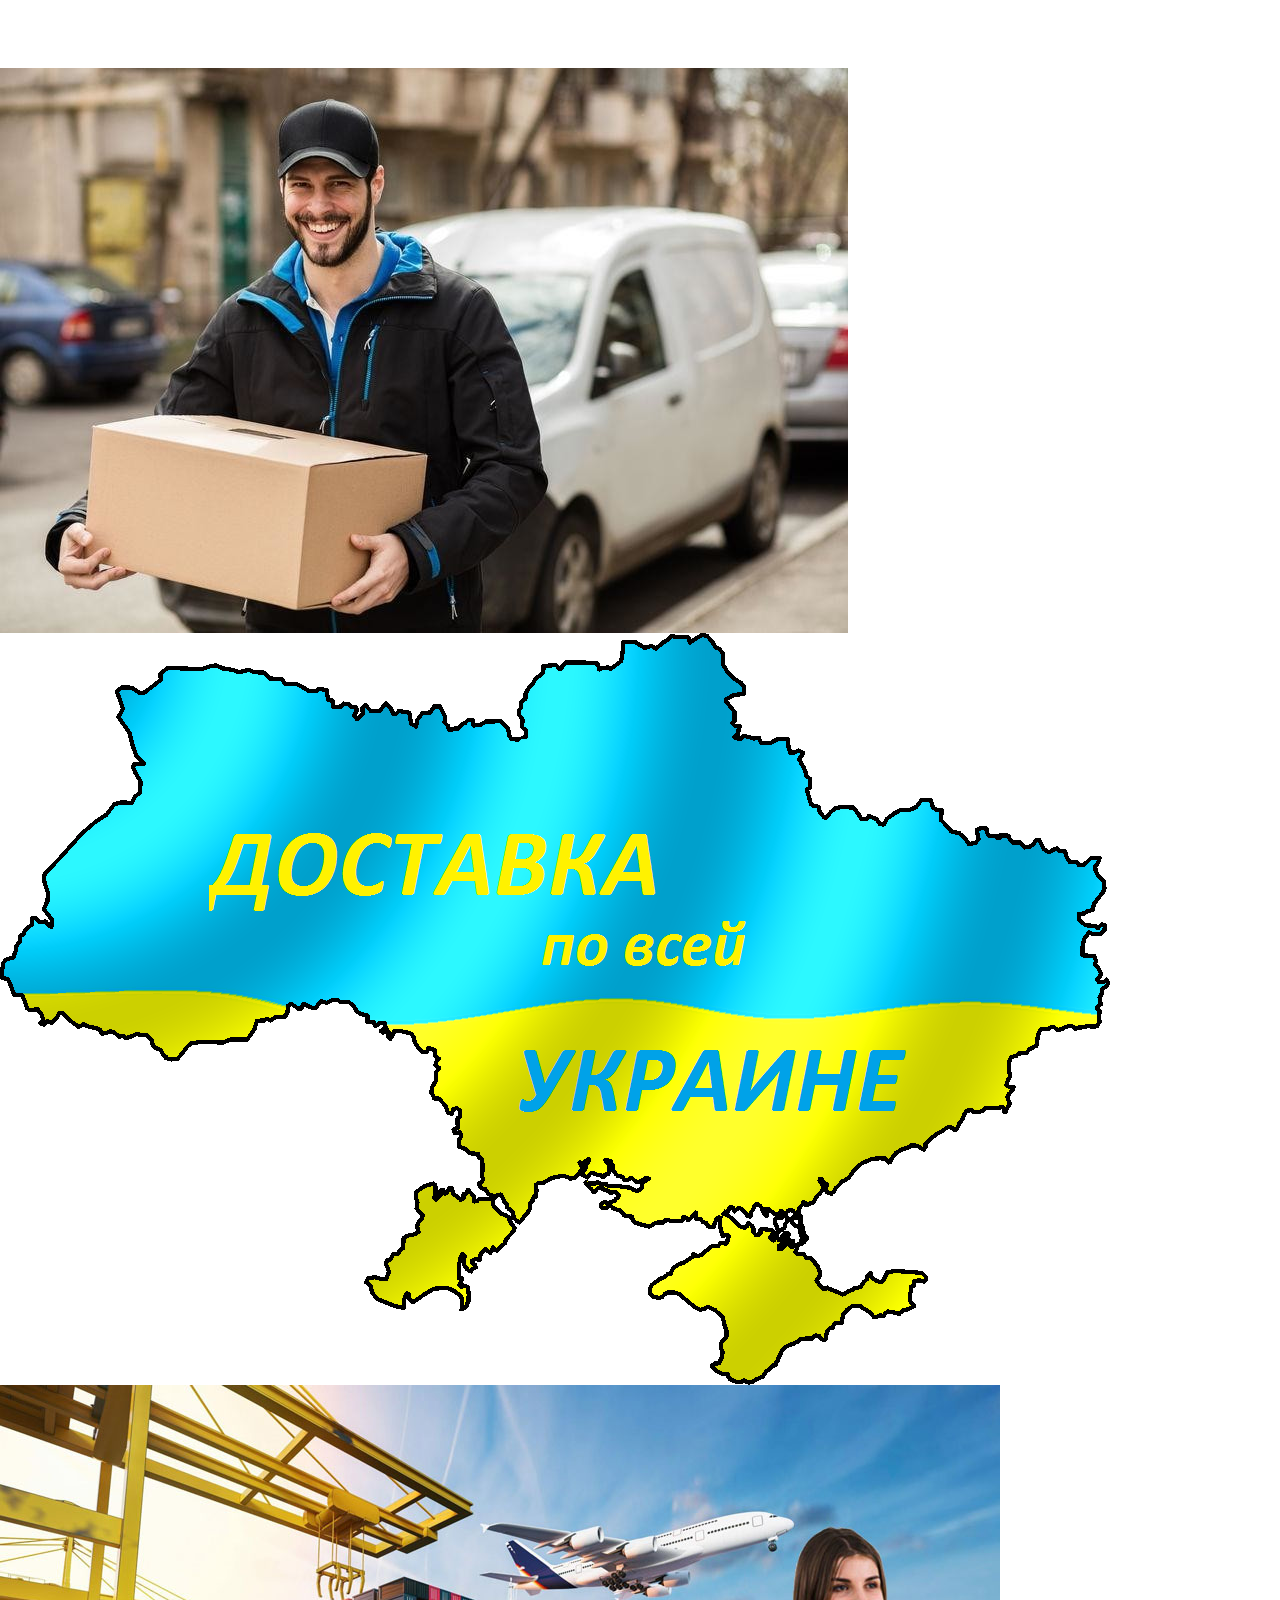
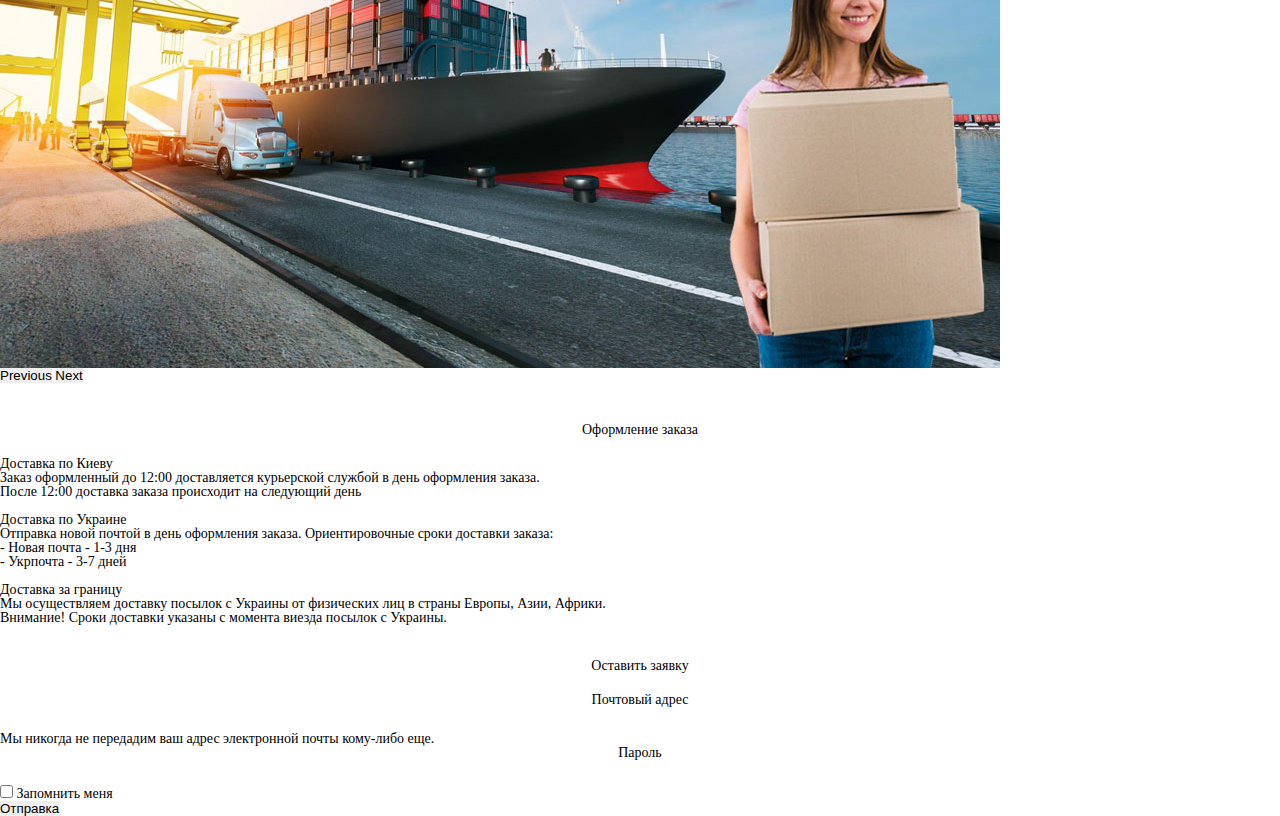
<file: hw10/index.html>
<!DOCTYPE html>
<html lang="en">
<head>
    <meta charset="UTF-8">
    <meta name="viewport" content="width=device-width, initial-scale=1.0">
    <link href="https://cdn.jsdelivr.net/npm/bootstrap@5.3.2/dist/css/bootstrap.min.css" rel="stylesheet" integrity="sha384-T3c6CoIi6uLrA9TneNEoa7RxnatzjcDSCmG1MXxSR1GAsXEV/Dwwykc2MPK8M2HN" crossorigin="anonymous">
    <title>Document</title>
    <link rel="stylesheet" href="css/reset.css">
    <link rel="stylesheet" href="css/style.css">
</head>
<body>
    <header class="header">
      <div class="container">
        <div class="row">
          <div class="col-12">
            <nav class="nav nav-pills flex-column flex-sm-row">
              <a class="flex-sm-fill text-sm-center nav-link active" aria-current="page" href="#">Главная</a>
              <a class="flex-sm-fill text-sm-center nav-link" href="#">Категории товаров и услуг</a>
              <a class="flex-sm-fill text-sm-center nav-link" href="#">Контакты</a>
              <a class="flex-sm-fill text-sm-center nav-link" href="#">Корзина</a>
            </nav>
          </div>
        </div>
      </div>
    </header>
    <header class="header-img">
      <div class="container">
        <div class="row">
          <div class="col-12">
            <div id="carouselExampleIndicators" class="carousel slide">
              <div class="carousel-indicators">
                <button type="button" data-bs-target="#carouselExampleIndicators" data-bs-slide-to="0" class="active" aria-current="true" aria-label="Slide 1"></button>
                <button type="button" data-bs-target="#carouselExampleIndicators" data-bs-slide-to="1" aria-label="Slide 2"></button>
                <button type="button" data-bs-target="#carouselExampleIndicators" data-bs-slide-to="2" aria-label="Slide 3"></button>
              </div>
              <div class="carousel-inner">
                <div class="carousel-item active">
                  <img src="img/1.jpg" class="d-block w-100" alt="...">
                </div>
                <div class="carousel-item">
                  <img src="img/2.png" class="d-block w-100" alt="...">
                </div>
                <div class="carousel-item">
                  <img src="img/3.jpg" class="d-block w-100" alt="...">
                </div>
              </div>
              <button class="carousel-control-prev" type="button" data-bs-target="#carouselExampleIndicators" data-bs-slide="prev">
                <span class="carousel-control-prev-icon" aria-hidden="true"></span>
                <span class="visually-hidden">Previous</span>
              </button>
              <button class="carousel-control-next" type="button" data-bs-target="#carouselExampleIndicators" data-bs-slide="next">
                <span class="carousel-control-next-icon" aria-hidden="true"></span>
                <span class="visually-hidden">Next</span>
              </button>
            </div>
          </div>
        </div>
      </div>
    </header>
    <main class="main">
      <div class="title">
        <div class="container">
          <div class="row">
            <div class="col-12">
              <h1 class="h1">Оформление заказа</h2>
            </div>
          </div>
        </div>
      </div>
      <div class="wrapper">
        <div class="container">
          <div class="row">
            <div class="col-sm-4 mb-3 mb-sm-0">
              <div class="card">
                <div class="card-body">
                  <h5 class="card-title">Доставка по Киеву</h5>
                  <p class="card-text">Заказ оформленный до 12:00 доставляется курьерской службой в день оформления заказа.<br> После 12:00 доставка заказа происходит на следующий день</p>
                  <a href="#" class="btn btn-primary">Оформление заказа</a>
                </div>
              </div>
            </div>
            <div class="col-sm-4">
              <div class="card">
                <div class="card-body">
                  <h5 class="card-title">Доставка по Украине</h5>
                  <p class="card-text">Отправка новой почтой в день оформления заказа. Ориентировочные сроки доставки заказа:<br> - Новая почта - 1-3 дня <br>- Укрпочта - 3-7 дней</p>
                  <a href="#" class="btn btn-primary">Оформление заказа</a>
                </div>
              </div>
            </div>
            <div class="col-sm-4">
              <div class="card">
                <div class="card-body">
                  <h5 class="card-title">Доставка за границу</h5>
                  <p class="card-text">Мы осуществляем доставку посылок с Украины от физических лиц в страны Европы, Азии, Африки.
                    <br>Внимание! Сроки доставки указаны c момента виезда посылок с Украины.</p>
                  <a href="#" class="btn btn-primary">Оформление заказа</a>
                </div>
              </div>
            </div>
          </div>
        </div>
      </div>
      <div class="title">
        <div class="container">
          <div class="row">
            <div class="col-12">
              <h2 class="h2">Оставить заявку</h2>
            </div>
          </div>
        </div>
      </div>
      <div class="contacts">
        <div class="container">
          <div class="row">
            <div class="col-12">
              <form class="form">
                <div class="mb-3">
                  <label for="exampleInputEmail1" class="form-label form-label__meil">Почтовый адрес</label>
                  <input type="email" class="form-control" id="exampleInputEmail1" aria-describedby="emailHelp">
                  <div id="emailHelp" class="form-text">Мы никогда не передадим ваш адрес электронной почты кому-либо еще.</div>
                </div>
                <div class="mb-3">
                  <label for="exampleInputPassword1" class="form-label form-label__password">Пароль</label>
                  <input type="password" class="form-control" id="exampleInputPassword1">
                </div>
                <div class="mb-3 form-check">
                  <input type="checkbox" class="form-check-input" id="exampleCheck1">
                  <label class="form-check-label" for="exampleCheck1">Запомнить меня</label>
                </div>
                <button type="submit" class="btn btn-primary">Отправка</button>
              </form>
            </div>
          </div>
        </div>
      </div>
    </main>
    <script src="https://cdn.jsdelivr.net/npm/bootstrap@5.3.2/dist/js/bootstrap.bundle.min.js" integrity="sha384-C6RzsynM9kWDrMNeT87bh95OGNyZPhcTNXj1NW7RuBCsyN/o0jlpcV8Qyq46cDfL" crossorigin="anonymous"></script>
</body>
</html>
</file>
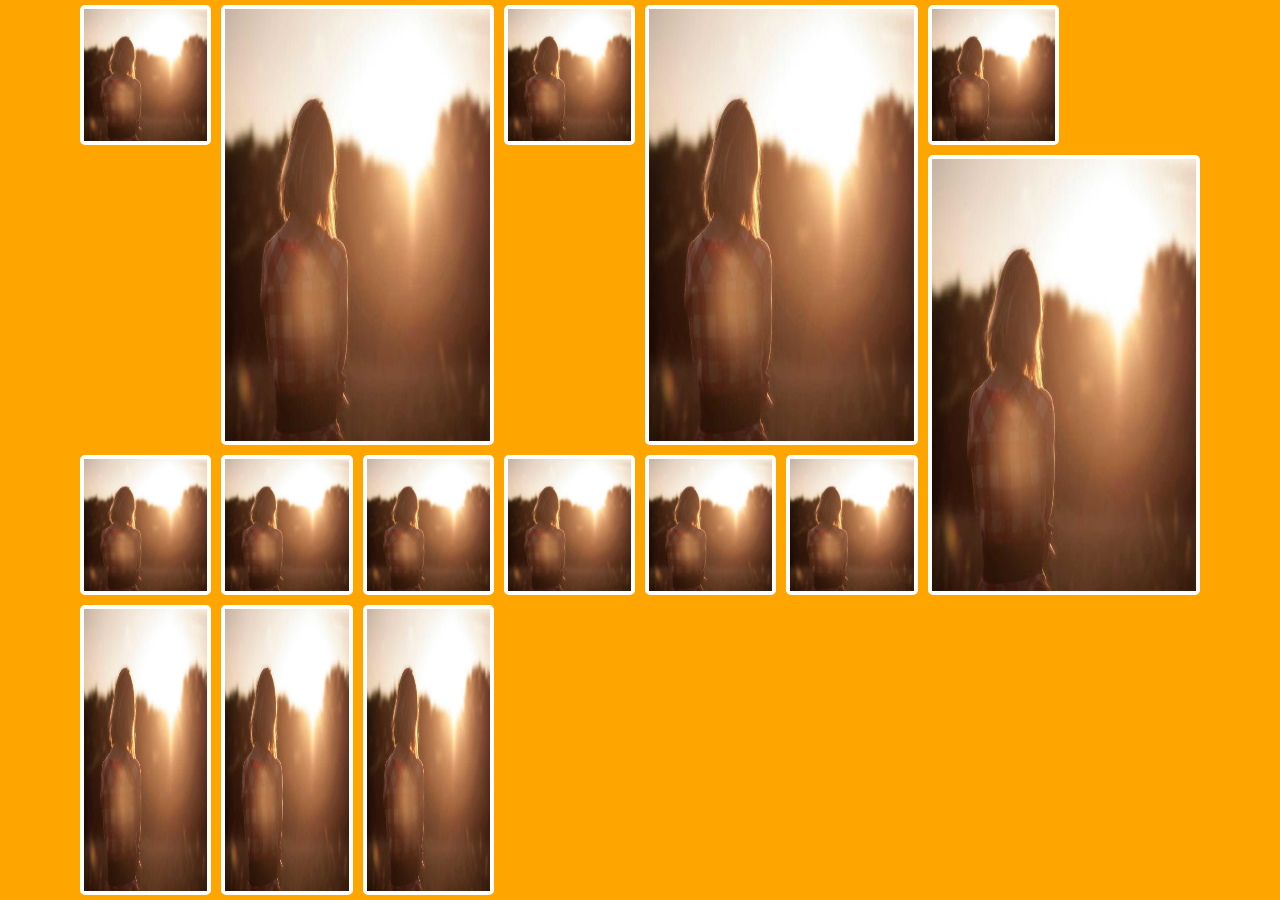
<file: hw11/index.html>
<!DOCTYPE html>
<html lang="en">
<head>
    <meta charset="UTF-8">
    <meta name="viewport" content="width=device-width, initial-scale=1.0">
    <title>Document</title>
    <link rel="stylesheet" href="css/reset.css">
    <link rel="stylesheet" href="css/style.css">
</head>
<body>
    <div class="grid-container">
      <div class="item item-1">
        <img src="img/1.jpg" class="grid__foto" alt="foto">
      </div>
      <div class="item item-2">
        <img src="img/1.jpg" class="grid__foto" alt="foto">
      </div>
      <div class="item item-3">
        <img src="img/1.jpg" class="grid__foto" alt="foto">
      </div>
      <div class="item item-4">
        <img src="img/1.jpg" class="grid__foto" alt="foto">
      </div>
      <div class="item item-5">
        <img src="img/1.jpg" class="grid__foto" alt="foto">
      </div>
      <div class="item item-6">
        <img src="img/1.jpg" class="grid__foto" alt="foto">
      </div>
      <div class="item item-7">
        <img src="img/1.jpg" class="grid__foto" alt="foto">
      </div>
      <div class="item item-8">
        <img src="img/1.jpg" class="grid__foto" alt="foto">
      </div>
      <div class="item item-9">
        <img src="img/1.jpg" class="grid__foto" alt="foto">
      </div>
      <div class="item item-10">
        <img src="img/1.jpg" class="grid__foto" alt="foto">
      </div>
      <div class="item item-11">
        <img src="img/1.jpg" class="grid__foto" alt="foto">
      </div>
      <div class="item item-12">
        <img src="img/1.jpg" class="grid__foto" alt="foto">
      </div>
      <div class="item item-13">
        <img src="img/1.jpg" class="grid__foto" alt="foto">
      </div>
      <div class="item item-14">
        <img src="img/1.jpg" class="grid__foto" alt="foto">
      </div>
      <div class="item item-15">
        <img src="img/1.jpg" class="grid__foto" alt="foto">
      </div>
    </div>
</body>
</html>
</file>
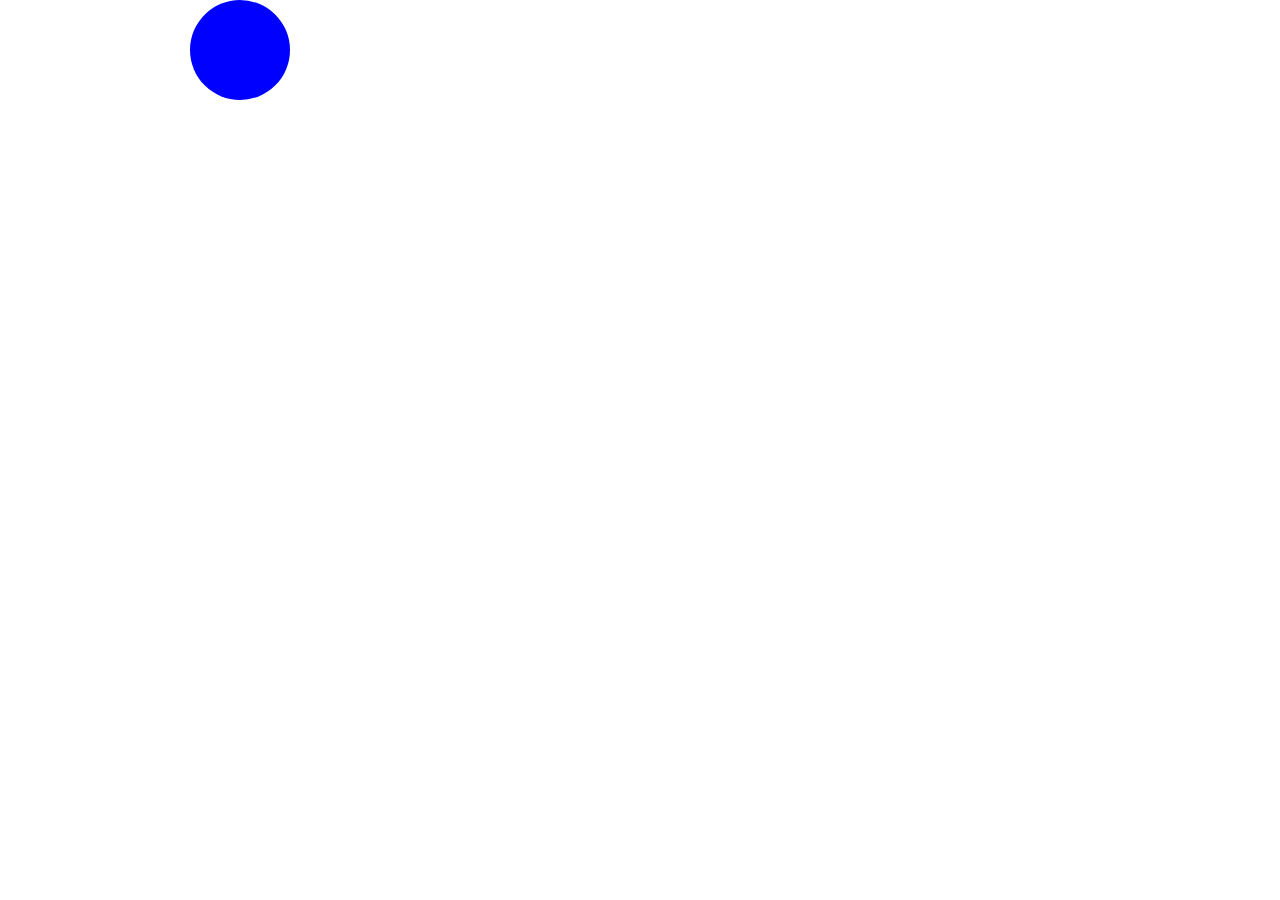
<file: hw12/index.html>
<!DOCTYPE html>
<html lang="en">
<head>
    <meta charset="UTF-8">
    <meta name="viewport" content="width=device-width, initial-scale=1.0">
    <title>Document</title>
    <link rel="stylesheet" href="css/reset.css">
    <link rel="stylesheet" href="css/style.css">
</head>
<body>
    <div class="container">
        <div class="animations"></div>
    </div>
</body>
</html>
</file>
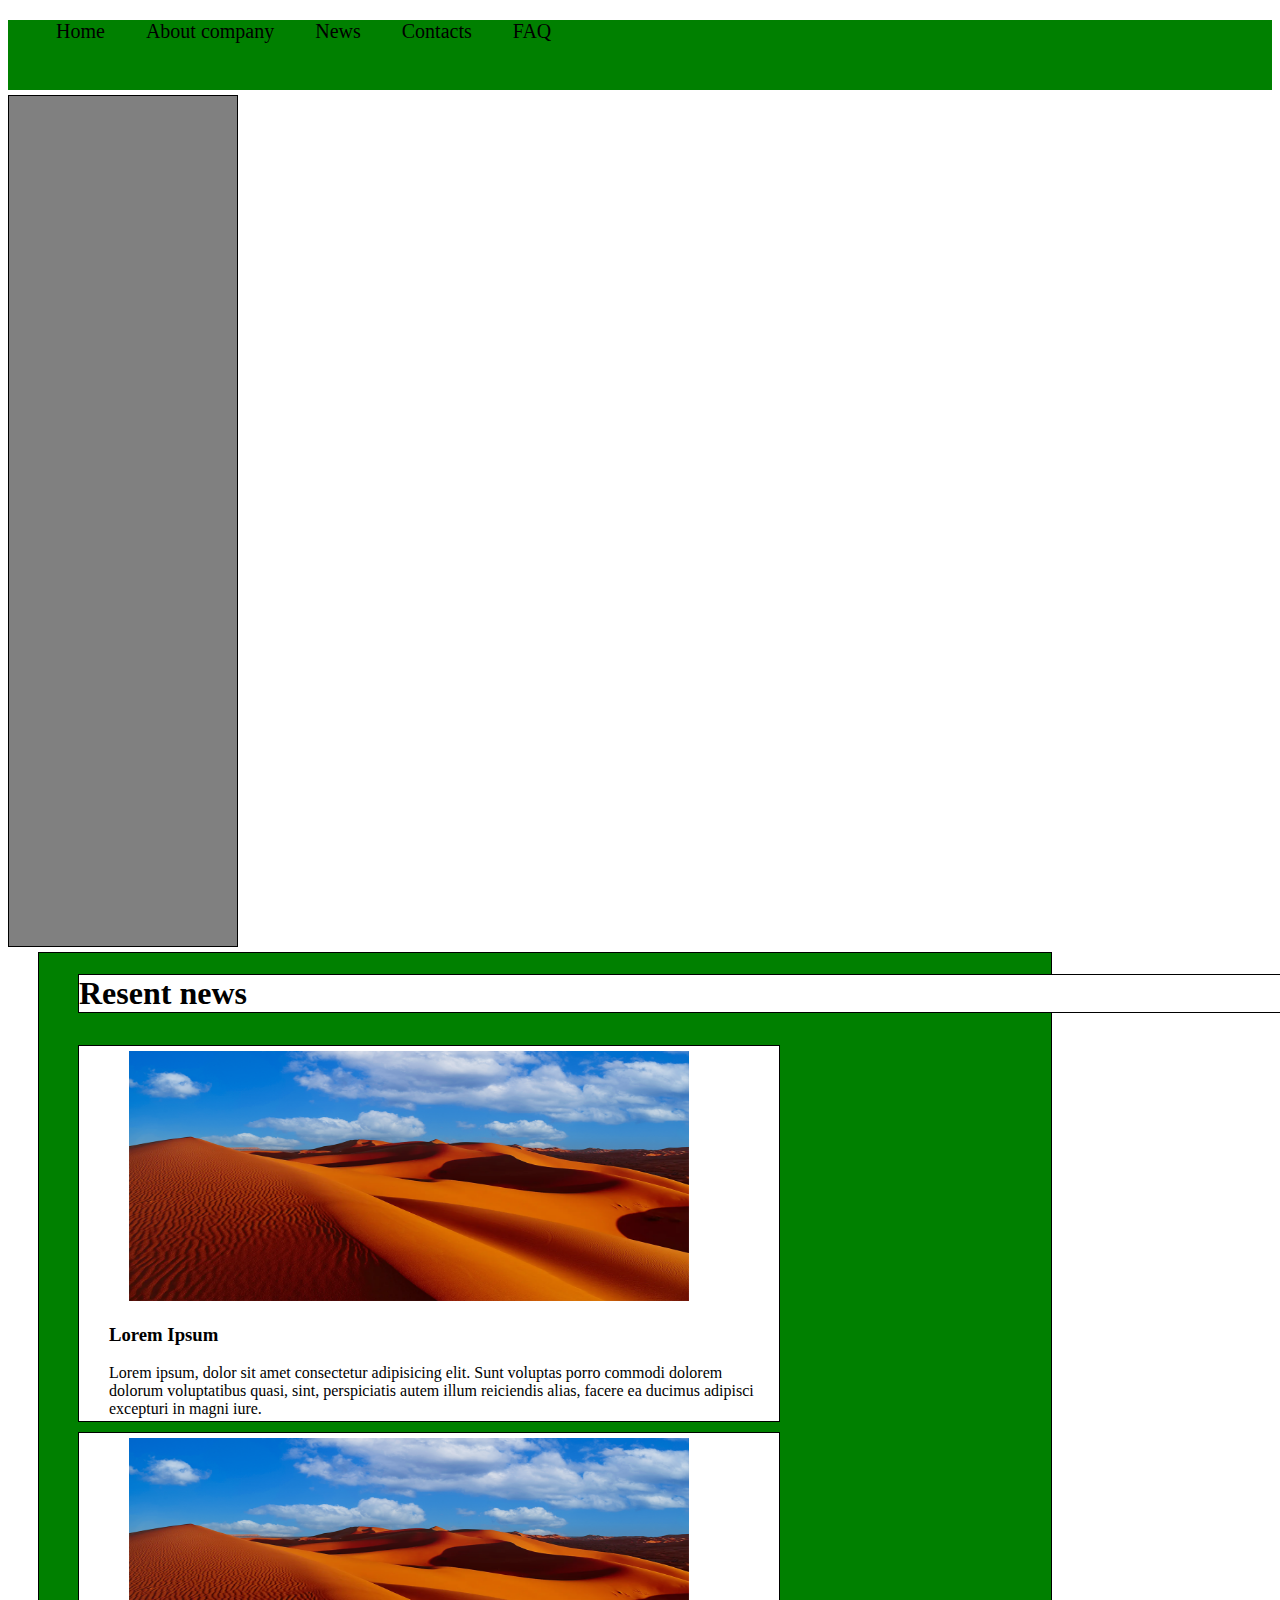
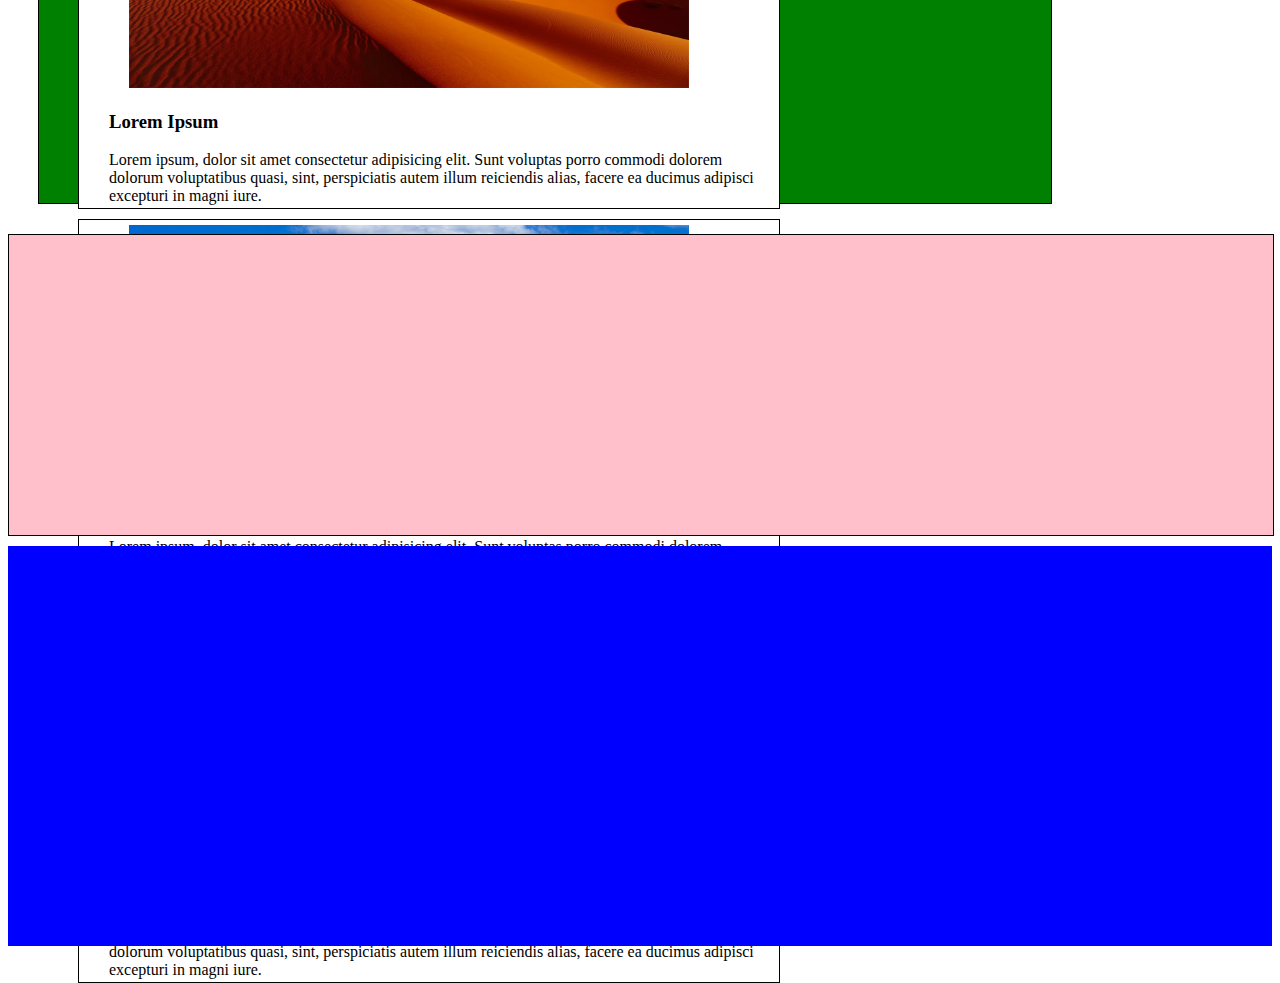
<file: hw2/index.html>
<!DOCTYPE html>
<html lang="en">
  <head>
    <meta charset="UTF-8" />
    <meta name="viewport" content="width=device-width, initial-scale=1.0" />
    <title>Home Work 2</title>
    <link rel="stylesheet" href="css/style.css">
  </head>
  <body>
    <nav>
      <ul class="hr">
        <li><a href="">Home</a></li>
        <li><a href="">About company</a></li>
        <li><a href="">News</a></li>
        <li><a href="">Contacts</a></li>
        <li><a href="">FAQ</a></li>
      </ul>
    </nav>

    <aside></aside>

    <main>
      <section id="verh">
        <h1>Resent news</h1>
        <div>
          <img src="img/1.png" alt="foto1" width="560px" height="250px">
          <h3>Lorem Ipsum</h3>
          <p>Lorem ipsum, dolor sit amet consectetur adipisicing elit. Sunt voluptas porro commodi dolorem dolorum voluptatibus quasi, sint, perspiciatis autem illum reiciendis alias, facere ea ducimus adipisci excepturi in magni iure.</p>
        </div>
        <div>
          <img src="img/1.png" alt="foto1" width="560px" height="250px">
          <h3>Lorem Ipsum</h3>
          <p>Lorem ipsum, dolor sit amet consectetur adipisicing elit. Sunt voluptas porro commodi dolorem dolorum voluptatibus quasi, sint, perspiciatis autem illum reiciendis alias, facere ea ducimus adipisci excepturi in magni iure.</p>
        </div>
        <div>
          <img src="img/1.png" alt="foto1" width="560px" height="250px">
          <h3>Lorem Ipsum</h3>
          <p>Lorem ipsum, dolor sit amet consectetur adipisicing elit. Sunt voluptas porro commodi dolorem dolorum voluptatibus quasi, sint, perspiciatis autem illum reiciendis alias, facere ea ducimus adipisci excepturi in magni iure.</p>
        </div>
        <div>
          <img src="img/1.png" alt="foto1" width="560px" height="250px">
          <h3>Lorem Ipsum</h3>
          <p>Lorem ipsum, dolor sit amet consectetur adipisicing elit. Sunt voluptas porro commodi dolorem dolorum voluptatibus quasi, sint, perspiciatis autem illum reiciendis alias, facere ea ducimus adipisci excepturi in magni iure.</p>
        </div>
      </section>
      <section id="niz"></section>
    </main>
    
    <footer></footer>
  
  </body>
</html>
</file>
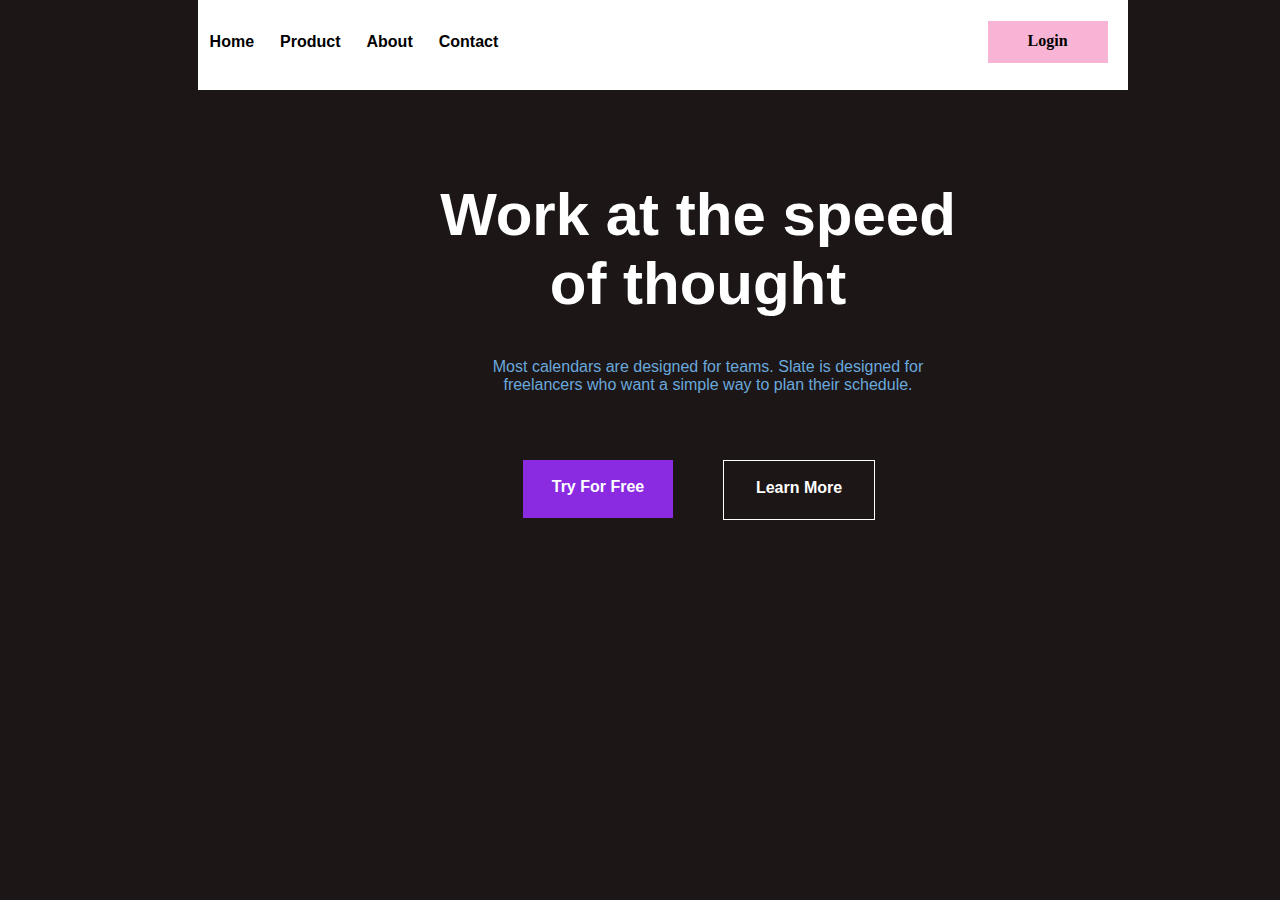
<file: hw4/index.html>
<!DOCTYPE html>
<html lang="en">
<head>
    <meta charset="UTF-8">
    <meta name="viewport" content="width=device-width, initial-scale=1.0">
    <title>Document</title>
    <link rel="stylesheet" href="./style.css">
</head>
<body>
    <header class="header">
        <nav class="nav">
            <ul id="list">
                <li class="item"><a href="#">Home</a></li>
                <li class="item"><a href="#">Product</a></li>
                <li class="item"><a href="#">About</a></li>
                <li class="item"><a href="#">Contact</a></li>
            </ul>
        </nav>
        <div id="login">
            <a href="#">
                <p id="log">Login</p>
            </a>
        </div>
    </header>
    <main>
        <h1 id="zagolovok">Work at the speed of thought</h1>
        <p id="opis">Most calendars are designed for teams.
            Slate is designed for freelancers who want a simple way to plan their schedule.
        </p>
    </main>
    <footer>
        <a href="#">
            <div id="try">
                Try For Free
            </div>
        </a>
        <a href="#">
            <div id="learn">
                Learn More
            </div>
        </a>
    </footer>
</body>
</html>
</file>
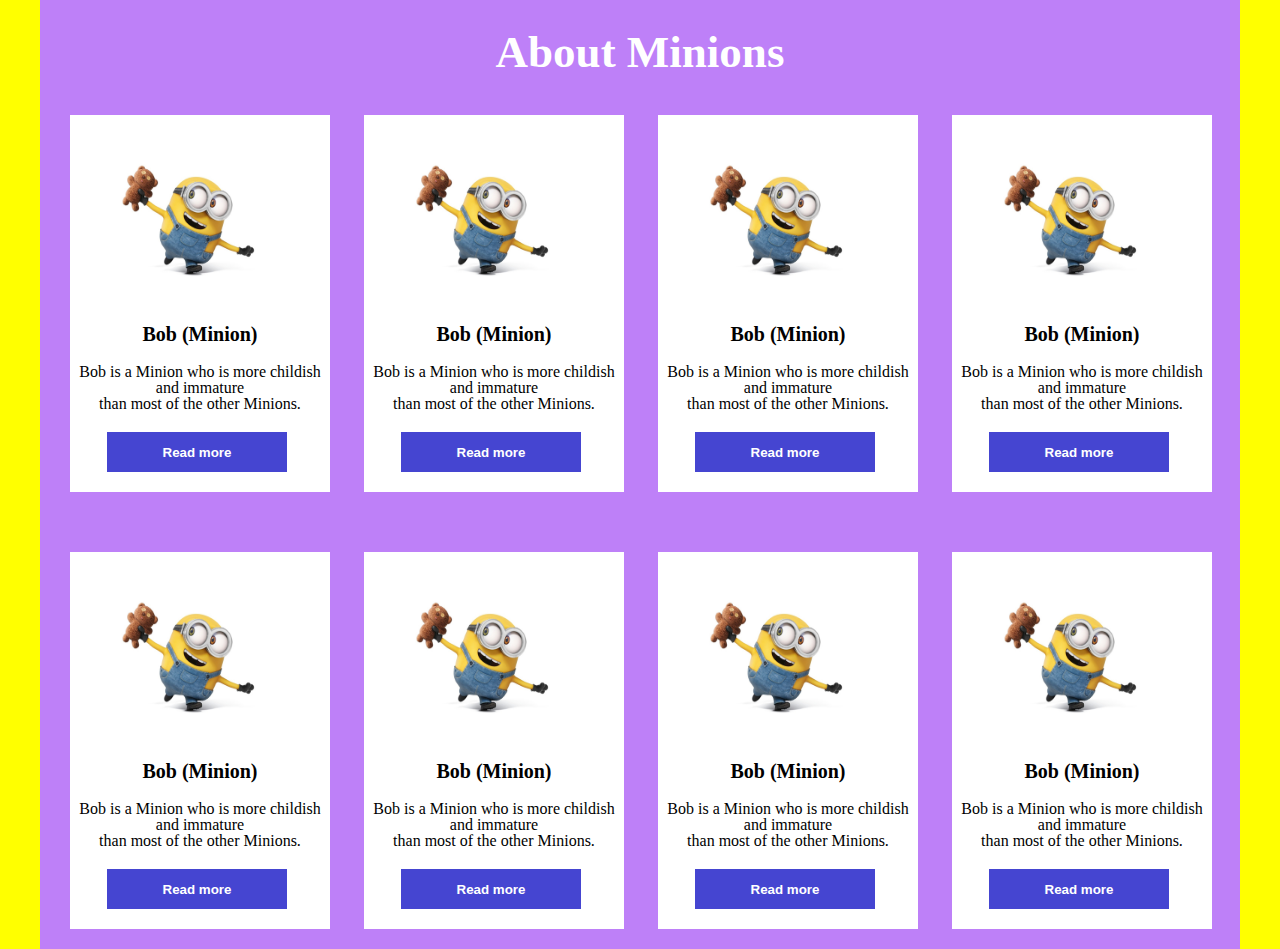
<file: hw5/index.html>
<!DOCTYPE html>
<html lang="en">
<head>
  <meta charset="UTF-8">
  <meta name="viewport" content="width=device-width, initial-scale=1.0">
  <title>Document</title>
  <link rel="stylesheet" href="css/style.css">
  <link rel="stylesheet" href="css/reset.css">
</head>
<body>
  <main class="main">
    <div class="conteiner">
      <h1 class="zagolovok">About Minions</h1>
    <div class="minion">
      <img class="foto" src="img/1.jpg" alt="foto" width="240px" height="206px">
      <h3 class="name">Bob (Minion)</h3>
      <p class="text">Bob is a Minion who is more childish and immature<br> than most of the other Minions.</p>
      <button class="button"><a href="#">Read more</a></button>
    </div>
    <div class="minion">
      <img class="foto" src="img/1.jpg" alt="foto" width="240px" height="206px">
      <h3 class="name">Bob (Minion)</h3>
      <p class="text">Bob is a Minion who is more childish and immature<br> than most of the other Minions.</p>
      <button class="button"><a href="#">Read more</a></button>
    </div>
    <div class="minion">
      <img class="foto" src="img/1.jpg" alt="foto" width="240px" height="206px">
      <h3 class="name">Bob (Minion)</h3>
      <p class="text">Bob is a Minion who is more childish and immature<br> than most of the other Minions.</p>
      <button class="button"><a href="#">Read more</a></button>
    </div>
    <div class="minion">
      <img class="foto" src="img/1.jpg" alt="foto" width="240px" height="206px">
      <h3 class="name">Bob (Minion)</h3>
      <p class="text">Bob is a Minion who is more childish and immature<br> than most of the other Minions.</p>
      <button class="button"><a href="#">Read more</a></button>
    </div>
    <div class="minion">
      <img class="foto" src="img/1.jpg" alt="foto" width="240px" height="206px">
      <h3 class="name">Bob (Minion)</h3>
      <p class="text">Bob is a Minion who is more childish and immature<br> than most of the other Minions.</p>
      <button class="button"><a href="#">Read more</a></button>
    </div>
    <div class="minion">
      <img class="foto" src="img/1.jpg" alt="foto" width="240px" height="206px">
      <h3 class="name">Bob (Minion)</h3>
      <p class="text">Bob is a Minion who is more childish and immature<br> than most of the other Minions.</p>
      <button class="button"><a href="#">Read more</a></button>
    </div>
    <div class="minion">
      <img class="foto" src="img/1.jpg" alt="foto" width="240px" height="206px">
      <h3 class="name">Bob (Minion)</h3>
      <p class="text">Bob is a Minion who is more childish and immature<br> than most of the other Minions.</p>
      <button class="button"><a href="#">Read more</a></button>
    </div>
    <div class="minion">
      <img class="foto" src="img/1.jpg" alt="foto" width="240px" height="206px">
      <h3 class="name">Bob (Minion)</h3>
      <p class="text">Bob is a Minion who is more childish and immature<br> than most of the other Minions.</p>
      <button class="button"><a href="#">Read more</a></button>
    </div>
  </div>
  </main>
</body>
</html>
</file>
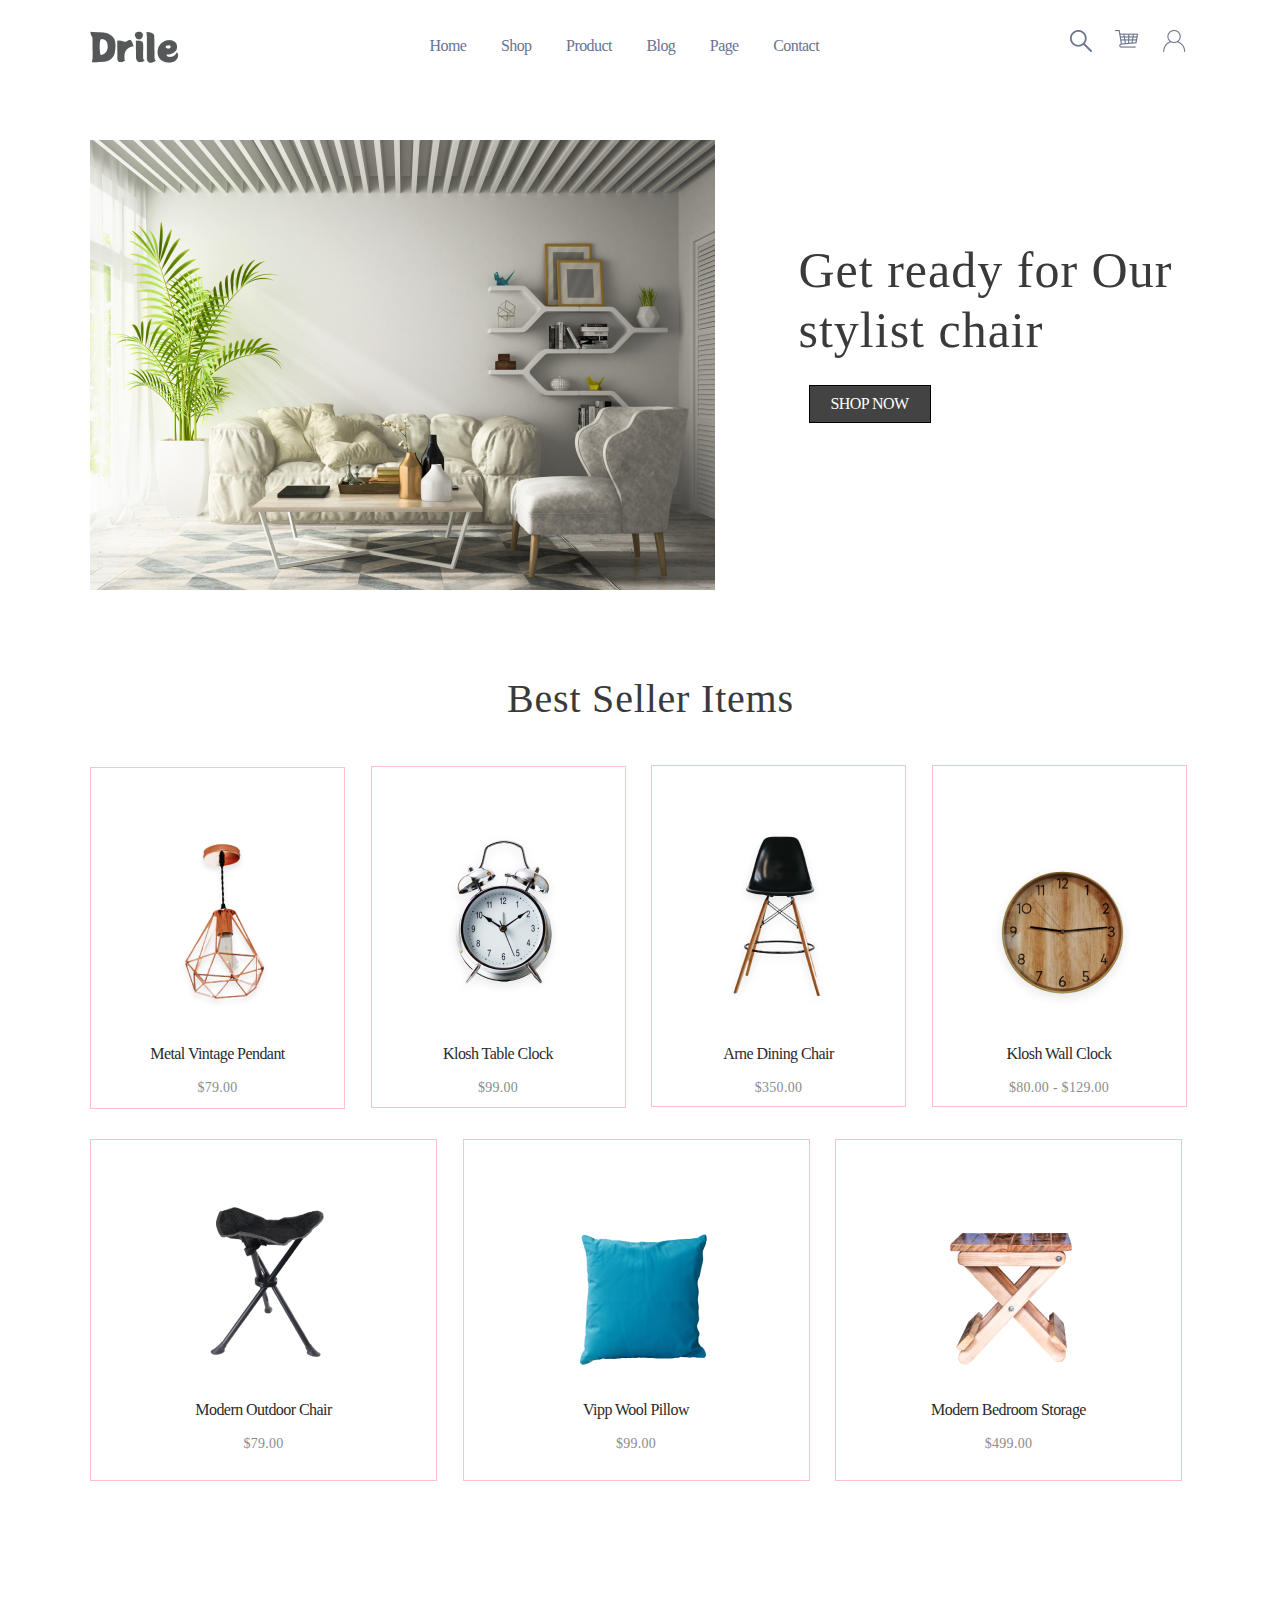
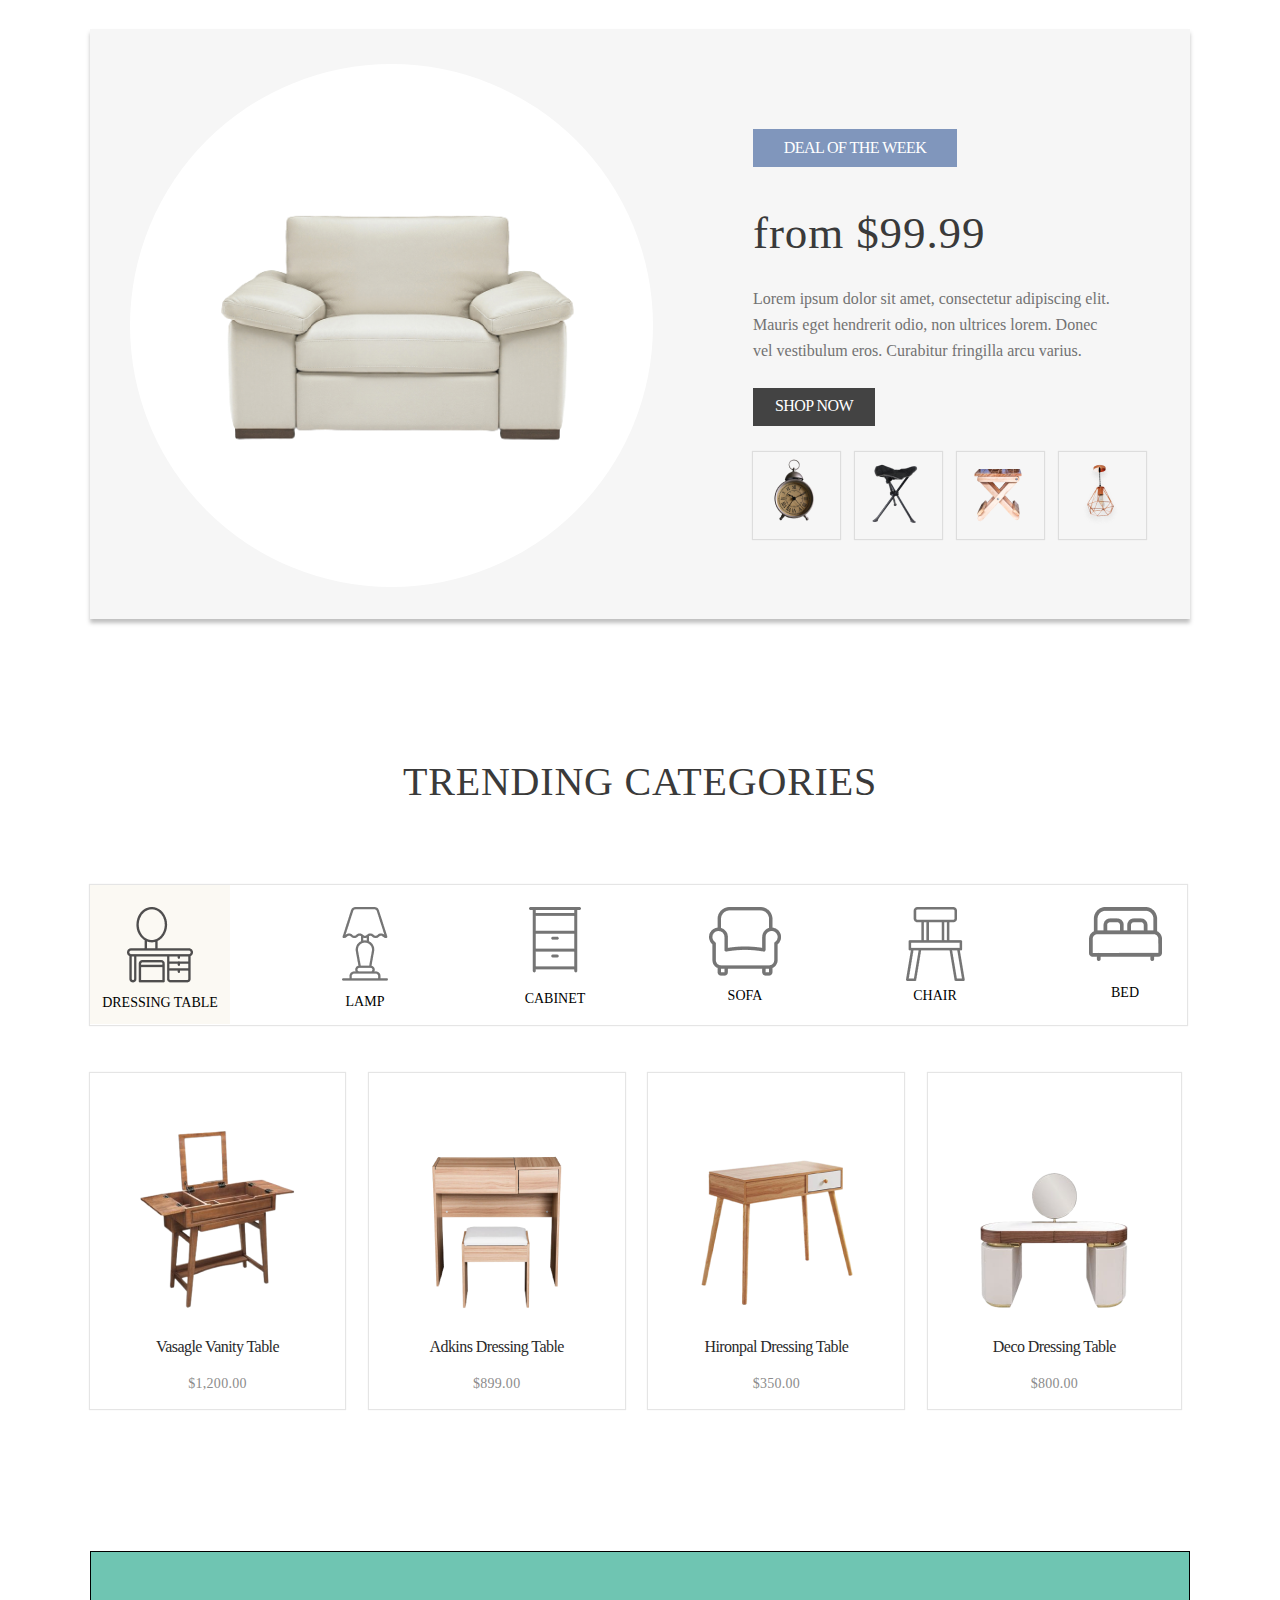
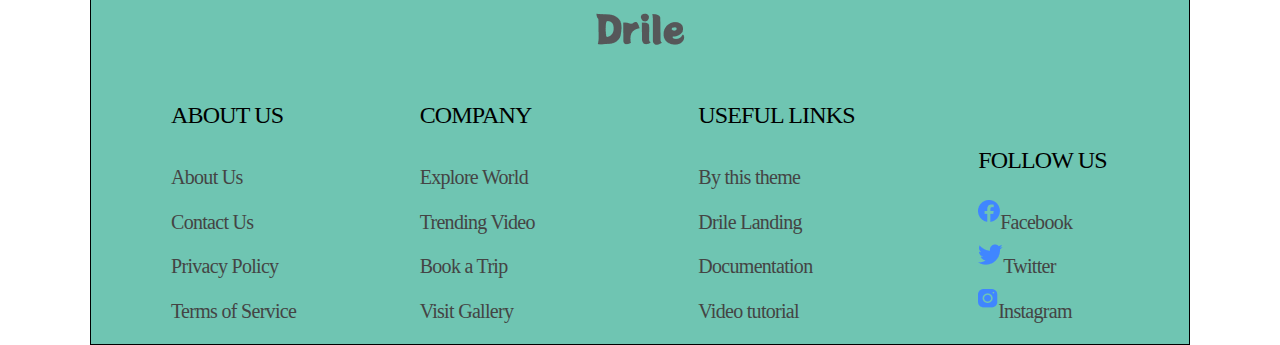
<file: hw6/index.html>
<!DOCTYPE html>
<html lang="en">
<head>
    <meta charset="UTF-8">
    <meta name="viewport" content="width=device-width, initial-scale=1.0">
    <title>Document</title>
    <link rel="stylesheet" href="css/reset.css">
    <link rel="stylesheet" href="css/style.css">
</head>
<body>
    <header class="header">
        <div class="container">
            <nav class="navigation">
                <div class="logo">
                    <img src="img/Drile.png" alt="logo" class="logo-img">
                </div>
                <ul class="navigation-list">
                    <li class="navigation-item"><a href="#" class="navigation-link">Home</a></li>
                    <li class="navigation-item"><a href="#" class="navigation-link">Shop</a></li>
                    <li class="navigation-item"><a href="#" class="navigation-link">Product</a></li>
                    <li class="navigation-item"><a href="#" class="navigation-link">Blog</a></li>
                    <li class="navigation-item"><a href="#" class="navigation-link">Page</a></li>
                    <li class="navigation-item"><a href="#" class="navigation-link">Contact</a></li>
                </ul>
                <div class="btn-group-nav">
                    <button class="search"><img src="img/1.png" alt="search"></button>
                    <button class="basket"><img src="img/2.png" alt="basket"></button>
                    <button class="people"><img src="img/3.png" alt="people"></button>
                </div>
            </nav>
            <div class="header-inner">
                <img src="img/4.png" alt="intro" class="intro-img">
                <div class="intro">
                    <h1 class="header-title">Get ready for Our stylist chair</h1>
                    <div class="btn-group-header">
                        <a href="#" class="discover-link">SHOP NOW</a>
                    </div>
                </div>
            </div>
        </div>    
    </header>
    <main class="main">
        <div class="container">
            <h2 class="main-title">Best Seller Items</h2>
            <div class="icons">
                <div class="product">
                    <img src="img/5.png" alt="foto" class="foto">    
                    <p class="text">Metal Vintage Pendant</p>
                    <p class="price">$79.00</p>
                </div>
                <div class="product2">
                    <img src="img/6.png" alt="foto" class="foto2">
                    <p class="text2">Klosh Table Clock</p>
                    <p class="price">$99.00</p>
                </div>
                <div class="product3">
                    <img src="img/7.png" alt="foto" class="foto3">
                    <p class="text">Arne Dining Chair</p>
                    <p class="price">$350.00</p>
                </div>
                <div class="product4">
                    <img src="img/8.png" alt="foto" class="foto4">
                    <p class="text">Klosh Wall Clock</p>
                    <p class="price">$80.00 - $129.00</p>
                </div>
                <div class="product5">
                    <img src="img/9.png" alt="foto" class="foto5">
                    <p class="text">Modern Outdoor Chair</p>
                    <p class="price">$79.00</p>
                </div>
                <div class="product6">
                    <img src="img/10.png" alt="foto" class="foto6">
                    <p class="text">Vipp Wool Pillow</p>
                    <p class="price">$99.00</p>
                </div>
                <div class="product7">
                    <img src="img/11.png" alt="foto" class="foto7">
                    <p class="text">Modern Bedroom Storage</p>
                    <p class="price">$499.00</p>
                </div>
            </div>
        </div>
        <section class="section">
            <div class="container-two">
                <div class="divan">
                    <img src="img/12.png" alt="foto" class="img-divan">
                </div>
                <div class="prince">
                    <div class="btn-group-section">
                        <a href="#" class="discover-link">DEAL OF THE WEEK</a>
                    </div>
                    <h2 class="price-opis">from $99.99</h2>
                    <p class="text-two">Lorem ipsum dolor sit amet, consectetur adipiscing elit. 
                    Mauris eget hendrerit odio, non ultrices lorem. Donec vel vestibulum eros. 
                    Curabitur fringilla arcu varius.</p>
                    <div class="btn-group-header-two">
                        <a href="#" class="discover-link">SHOP NOW</a>
                    </div>
                    <div class="product8">
                        <img src="img/13.png" alt="foto" class="foto8">
                    </div>
                    <div class="product9">
                        <img src="img/14.png" alt="foto" class="foto9">
                    </div>
                    <div class="product10">
                        <img src="img/15.png" alt="foto" class="foto10">
                    </div>
                    <div class="product11">
                        <img src="img/16.png" alt="foto" class="foto11">
                    </div>
                </div>       
            </div>   
        </section>
        <section class="section-two">
            <div class="container-three">
                <h2 class="trend">TRENDING CATEGORIES</h2>
                <div class="positions">
                    <div class="product12">
                        <img src="img/17.png" alt="foto" class="foto12">
                        <p class="categories1">DRESSING TABLE</p>
                    </div>
                    <div class="product13">
                        <img src="img/18.png" alt="foto" class="foto12">
                        <p class="categories2">LAMP</p>
                    </div>
                    <div class="product13">
                        <img src="img/19.png" alt="foto" class="foto12">
                        <p class="categories3">CABINET</p>
                    </div>
                    <div class="product13">
                        <img src="img/20.png" alt="foto" class="foto12">
                        <p class="categories4">SOFA</p>
                    </div>
                    <div class="product13">
                        <img src="img/21.png" alt="foto" class="foto12">
                        <p class="categories5">CHAIR</p>
                    </div>
                    <div class="product13">
                        <img src="img/22.png" alt="foto" class="foto12">
                        <p class="categories6">BED</p>
                    </div>
                </div>
                <div class="product14">
                    <img src="img/23.png" alt="foto" class="foto13">
                    <p class="text-product">Vasagle Vanity Table</p>
                    <p class="price-product">$1,200.00</p>
                </div>
                <div class="product15">
                    <img src="img/24.png" alt="foto" class="foto13">
                    <p class="text-product">Adkins Dressing Table</p>
                    <p class="price-product">$899.00</p>
                </div>
                <div class="product16">
                    <img src="img/25.png" alt="foto" class="foto13">
                    <p class="text-product">Hironpal Dressing Table</p>
                    <p class="price-product">$350.00</p>
                </div>
                <div class="product17">
                    <img src="img/26.png" alt="foto" class="foto13">
                    <p class="text-product">Deco Dressing Table</p>
                    <p class="price-product">$800.00</p>
                </div>
            </div>    
        </section>    
    </main>
    <footer class="footer">
        <div class="container-four">
            <div class="company">
                <img src="img/27.png" alt="foto" class="foto-logo">
            </div>
            <div class="list-one">
                <h3 class="zag-list">ABOUT US</h3>
                <ul class="list-one-list">
                    <li class="list-one-item">About Us</li>
                    <li class="list-one-item">Contact Us</li>
                    <li class="list-one-item">Privacy Policy</li>
                    <li class="list-one-item">Terms of Service</li>
                </ul>
            </div>
            <div class="list-two">
                <h3 class="zag-list">COMPANY</h3>
                <ul class="list-two-list">
                    <li class="list-two-item">Explore World</li>
                    <li class="list-two-item">Trending Video</li>
                    <li class="list-two-item">Book a Trip</li>
                    <li class="list-two-item">Visit Gallery</li>
                </ul>
            </div>
            <div class="list-three">
                <h3 class="zag-list">USEFUL LINKS</h3>
                <ul class="list-three-list">
                    <li class="list-three-item">By this theme</li>
                    <li class="list-three-item">Drile Landing</li>
                    <li class="list-three-item">Documentation</li>
                    <li class="list-three-item"> Video tutorial</li>
                </ul>
            </div>
            <div class="list-four">
                <h3 class="zag-list">FOLLOW US</h3>
                <ul class="list-four-list">
                    <li class="list-four-item"><img src="img/28.png" alt=""foto">Facebook</li>
                    <li class="list-four-item"><img src="img/29.png" alt=""foto">Twitter</li>
                    <li class="list-four-item"><img src="img/30.png" alt=""foto">Instagram</li>
                </ul>
            </div>
        </div>
    </footer>
</body>
</html>
</file>
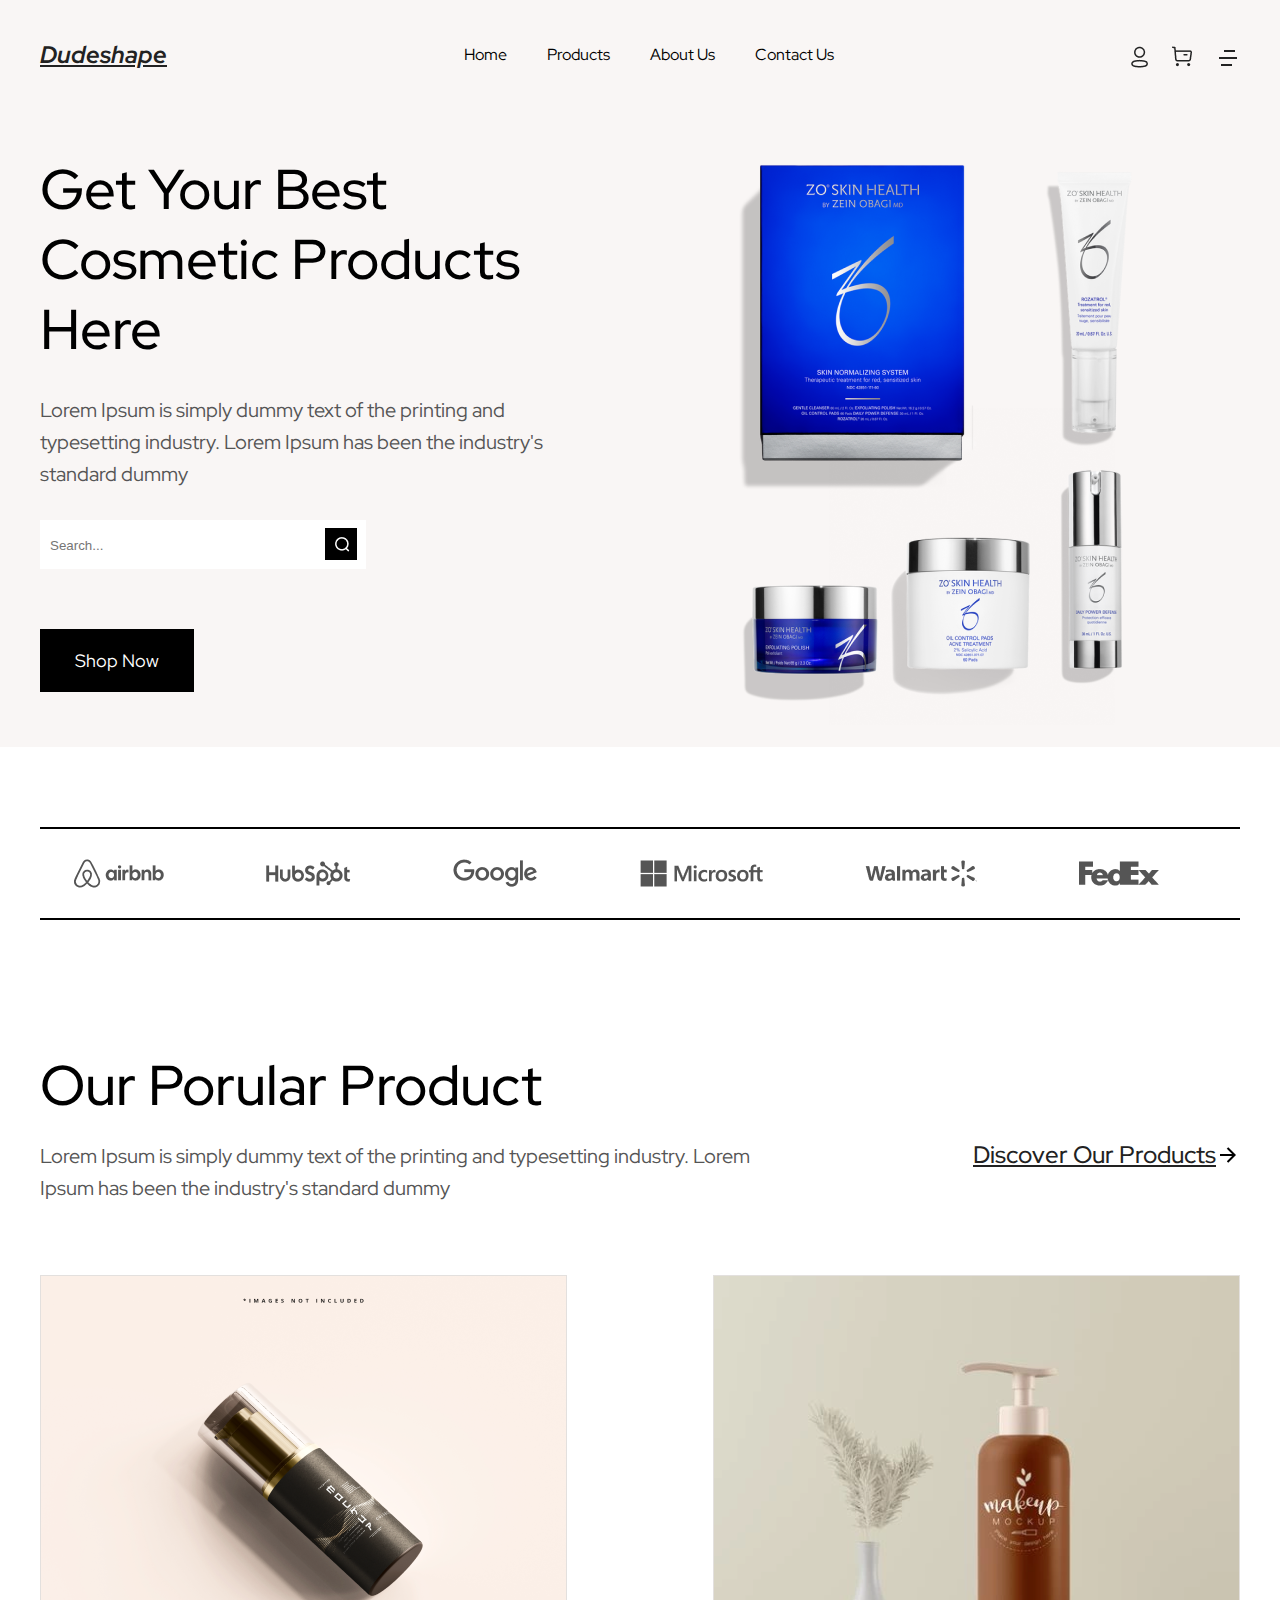
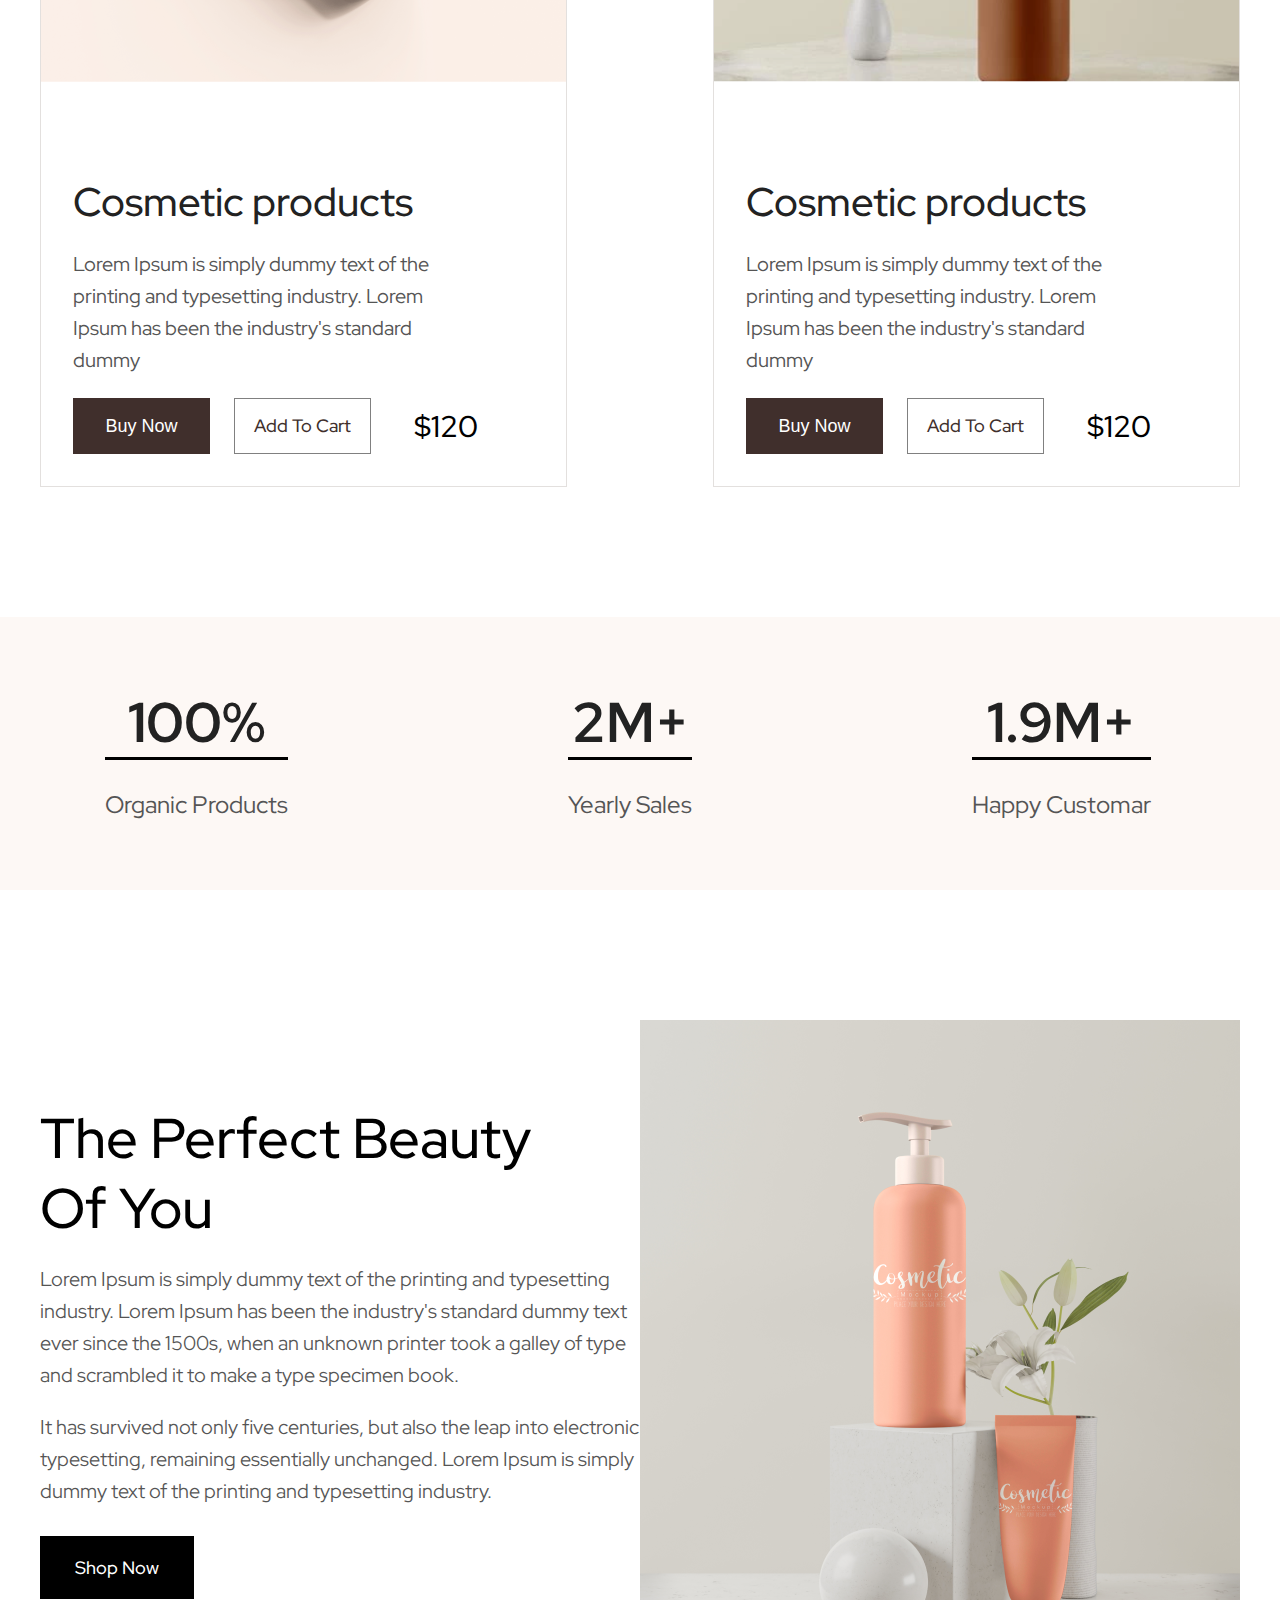
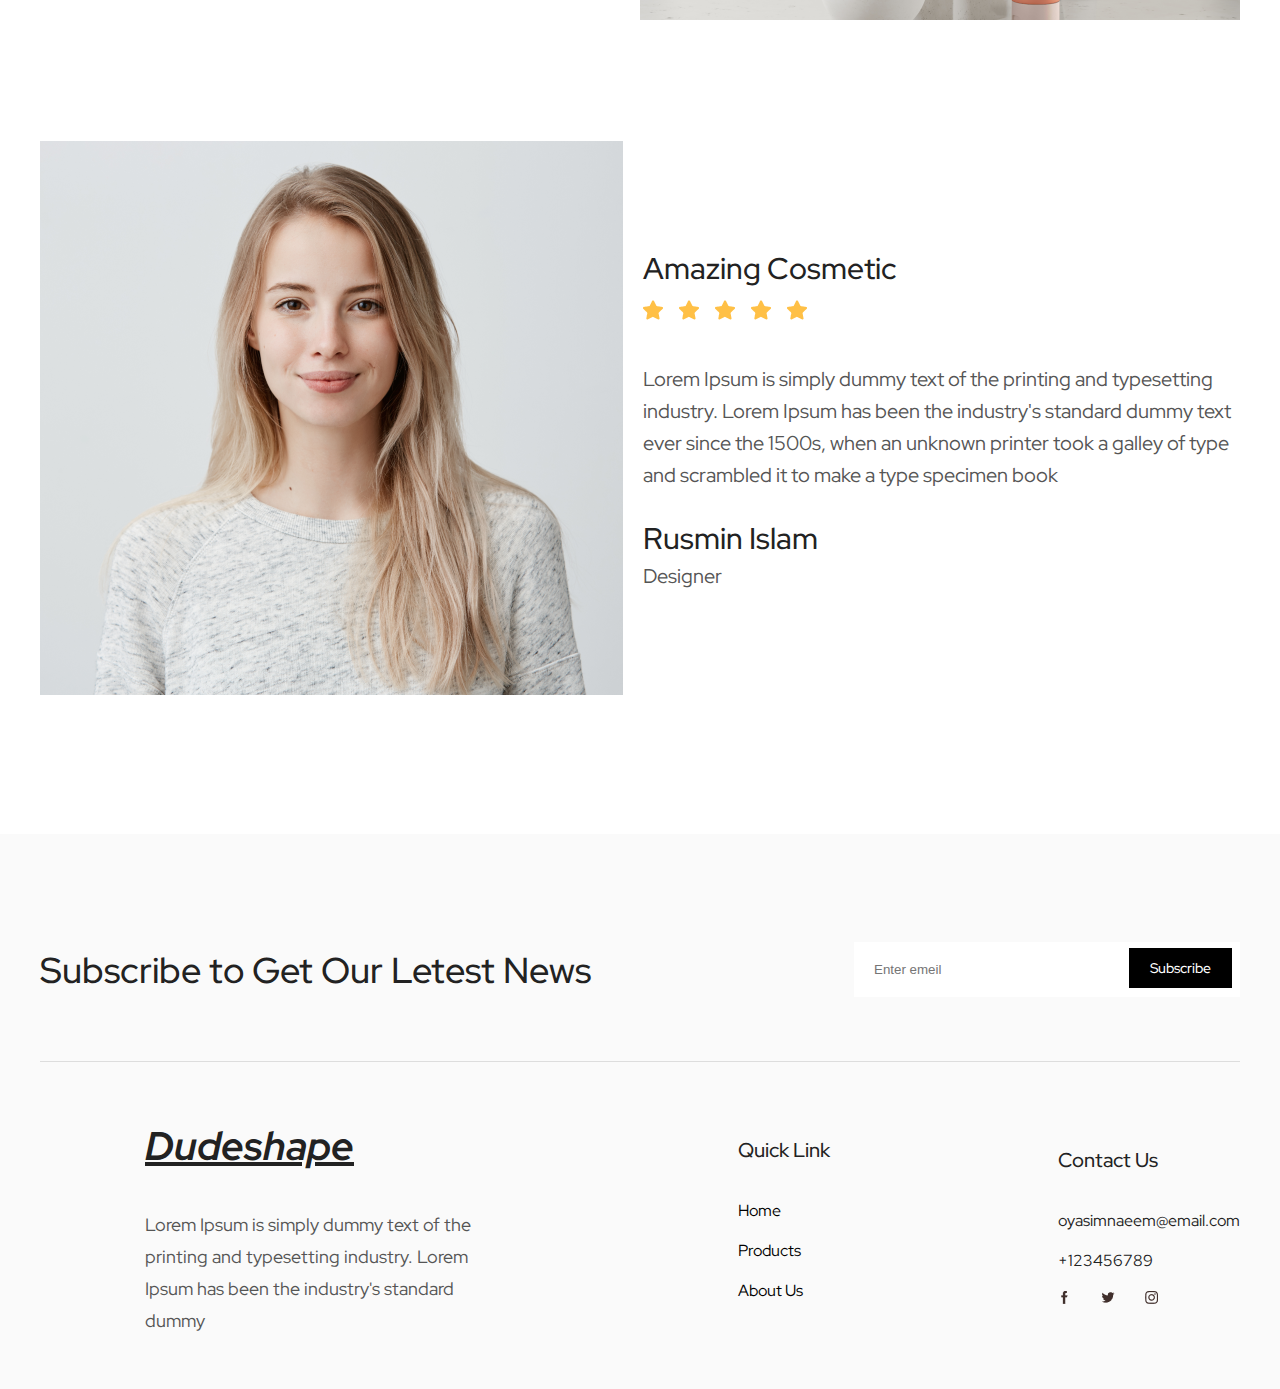
<file: hw7 redact/index.html>
<!DOCTYPE html>
<html lang="en">
<head>
    <meta charset="UTF-8">
    <meta name="viewport" content="width=device-width, initial-scale=1.0">
    <title>Document</title>
    <link rel="stylesheet" href="css/reset.css">
    <link rel="stylesheet" href="css/style.css">
</head>
<body>
    <header class="header">
        <div class="container">
            <nav class="navigation">
                <p class="name-shop">Dudeshape</p>
                <ul class="navigation-list">
                    <li class="navigation-item"><a href="#" class="navigation-link">Home</a></li>
                    <li class="navigation-item"><a href="#" class="navigation-link">Products</a></li>
                    <li class="navigation-item"><a href="#" class="navigation-link">About Us</a></li>
                    <li class="navigation-item"><a href="#" class="navigation-link">Contact Us</a></li>
                </ul>
                <ul class="navigation-button-group">
                    <li class="navigation-button">
                        <button type="button"class="navigation-button-profile">
                            <a href="#"><img src="img/1.png" alt="profile" class="img-title"></a>
                        </button>
                    </li>
                    <li class="navigation-button">
                        <button type="button"class="navigation-button-buy">
                            <a href="#"><img src="img/2.png" alt="buy" class=""></a>
                        </button>
                    </li>
                    <li class="navigation-button">
                        <button type="button"class="navigation-button-frame">
                            <a href="#"><img src="img/3.png" alt="frame" class="frame"></a>
                        </button>
                    </li>
                </ul>
            </nav>
        </div>
        <div class="container">
            <div class="header-content-wrapper">
                <div class="header-content">
                    <h1 class="header-title">Get Your Best Cosmetic Products Here</h1>
                    <p class="header-text">Lorem Ipsum is simply dummy text of the printing and typesetting industry. Lorem Ipsum has been the industry's standard dummy</p>
                    <form class="form" action="" method="get">
                        <input class="input" name="s" placeholder="Search..." type="search">
                        <button type="submit" class="mini-search">
                            <img src="img/4.png" alt="search" class="mini">
                        </button>
                    </form>
                    <button class="header-button-shopnow">Shop Now</button>
                </div>
                <img src="img/5.png" alt="#" class="header-img">
            </div>
        </div>
    </header>
    <main class="main">
        <div class="container">
            <div class="partnery">
                <ul class="partnery-list">
                    <li class="partnery-item"><img src="img/7.png" alt="airbnb" class="airbnb"></li>
                    <li class="partnery-item"><img src="img/8.png" alt="hubspot" class="hubspot"></li>
                    <li class="partnery-item"><img src="img/9.png" alt="google" class="google"></li>
                    <li class="partnery-item"><img src="img/10.png" alt="microsoft" class="microsoft"></li>
                    <li class="partnery-item"><img src="img/11.png" alt="walmart" class="walmart"></li>
                    <li class="partnery-item"><img src="img/12.png" alt="fedex" class="fedex"></li>
                </ul>
            </div>
        </div>
        <section class="product-text">
            <div class="container">
                <div class="cards">
                    <div class="card">
                        <h2 class="our-popular">Our Porular Product</h2>
                        <div class="opisanie">
                            <p class="card-text">Lorem Ipsum is simply dummy text of the printing and typesetting industry. 
                                Lorem Ipsum has been the industry's standard dummy</p>
                            <div class="card-link">
                                <a href="#" class="links">
                                    Discover Our Products
                                    <img src="img/13.png" alt="go" class="img-go">
                                </a>    
                            </div>    
                        </div>
                    </div>
                </div>
                <div class="cards-product">
                    <div class="black-product">
                        <img src="img/14.png" alt="cosmetica" class="black-cosmetics">
                        <p class="name-cosmetics">Cosmetic products</p>
                        <p class="text-cosmetics">Lorem Ipsum is simply dummy text of the printing and typesetting industry. 
                            Lorem Ipsum has been the industry's standard dummy</p>
                        <div class="icons-group">
                            <button class="buy-now">Buy Now</button>
                            <button class="add-to-cart">Add To Cart</button>
                            <p class="price">$120</p>
                        </div>    
                    </div>
                    <div class="brown-product">
                        <img src="img/15.png" alt="cosmetica" class="black-cosmetics">
                        <p class="name-cosmetics">Cosmetic products</p>
                        <p class="text-cosmetics">Lorem Ipsum is simply dummy text of the printing and typesetting industry. 
                            Lorem Ipsum has been the industry's standard dummy</p>
                        <div class="icons-group">
                            <button class="buy-now">Buy Now</button>
                            <button class="add-to-cart">Add To Cart</button>
                            <p class="price">$120</p>
                        </div>    
                    </div>
                </div>
            </div>
        </section>
        <section class="universal">
            <div class="container">
                <div class="universal-cards">
                    <div class="organic">
                        <p class="text-procent">100%</p>
                        <p class="text-organic">Organic Products</p>
                    </div>
                    <div class="organic">
                        <p class="text-procent">2M+</p>
                        <p class="text-organic">Yearly Sales</p>
                    </div>
                    <div class="organic">
                        <p class="text-procent">1.9M+</p>
                        <p class="text-organic">Happy Customar</p>
                    </div>
                </div>
            </div>
        </section>
        <section class="card-wrapper">
            <div class="container">
                <div class="sale">
                    <div class="text-wrapper">
                        <h2 class="beauty">The Perfect Beauty Of You</h2>
                        <p class="text-one">Lorem Ipsum is simply dummy text of the printing and typesetting industry. 
                            Lorem Ipsum has been the industry's standard dummy text ever since the 1500s, 
                            when an unknown printer took a galley of type and scrambled it to make a type specimen book.</p>
                        <p class="text-two">It has survived not only five centuries, 
                            but also the leap into electronic typesetting, remaining essentially unchanged. 
                            Lorem Ipsum is simply dummy text of the printing and typesetting industry.</p>
                        <div class="header-button-group">
                            <a href="#" class="header-button-shopnow">Shop Now</a>
                        </div>       
                    </div>
                    <img src="img/16.png" alt="#" class="header-img">
                </div>
                <div class="sale-two">
                    <img src="img/17.png" alt="#" class="header-img">
                    <div class="text-wrapper-two">
                        <p class="amazing">Amazing Cosmetic</p>
                        <div class="stars">
                            <img src="img/18.png" alt="star" class="stars-img">
                            <img src="img/18.png" alt="star" class="stars-img">
                            <img src="img/18.png" alt="star" class="stars-img">
                            <img src="img/18.png" alt="star" class="stars-img">
                            <img src="img/18.png" alt="star" class="stars-img">
                        </div>
                        <p class="text-three">Lorem Ipsum is simply dummy text of the printing and typesetting industry. 
                            Lorem Ipsum has been the industry's standard dummy text ever since the 1500s, 
                            when an unknown printer took a galley of type and scrambled it to make a type specimen book</p>
                        <p class="text-name">Rusmin Islam</p>
                        <p class="profeshion">Designer</p>
                    </div>
                </div>
            </div>
        </section>
    </main>
    <footer class="footer">
        <div class="container">
            <section class="mail">
                <div class="block-mail">
                    <p class="text-mail">Subscribe to Get Our Letest News</p>
                    <form class="form-two" action="" method="get">
                        <input name="s" placeholder="Enter emeil" type="search" class="input-meil">
                        <button class="subscribe">Subscribe</button>
                    </form>
                </div>
            </section>
            <div class="footer-poloska"></div>
            <div class="contacts">
                <div class="dudeshape">
                    <p class="name-shop-footer">Dudeshape</p>
                    <p class="text-footer">Lorem Ipsum is simply dummy text of the printing and typesetting industry. 
                        Lorem Ipsum has been the industry's standard dummy</p>
                </div>
                <div class="quick-link">
                    <p class="quick-text">Quick Link</p>
                    <ul class="footer-list">
                        <li class="footer-item"><a href="#" class="footer-link">Home</a></li>
                        <li class="footer-item"><a href="#" class="footer-link">Products</a></li>
                        <li class="footer-item"><a href="#" class="footer-link">About Us</a></li>
                    </ul>
                </div>
                <div class="meil-number">
                    <p class="contact-text">Contact Us</p>
                    <p class="meil">oyasimnaeem@email.com</p>
                    <p class="number">+123456789</p>
                    <div class="socseti">
                        <a href="#"><img src="img/19.png" alt="icons" class="facebook"></a>
                        <a href="#"><img src="img/20.png" alt="icons" class="twitter"></a>
                        <a href="#"><img src="img/21.png" alt="icons" class="instagramm"></a>
                    </div>
                </div>
            </div>
        </div>
    </footer>
</body>
</html>
</file>
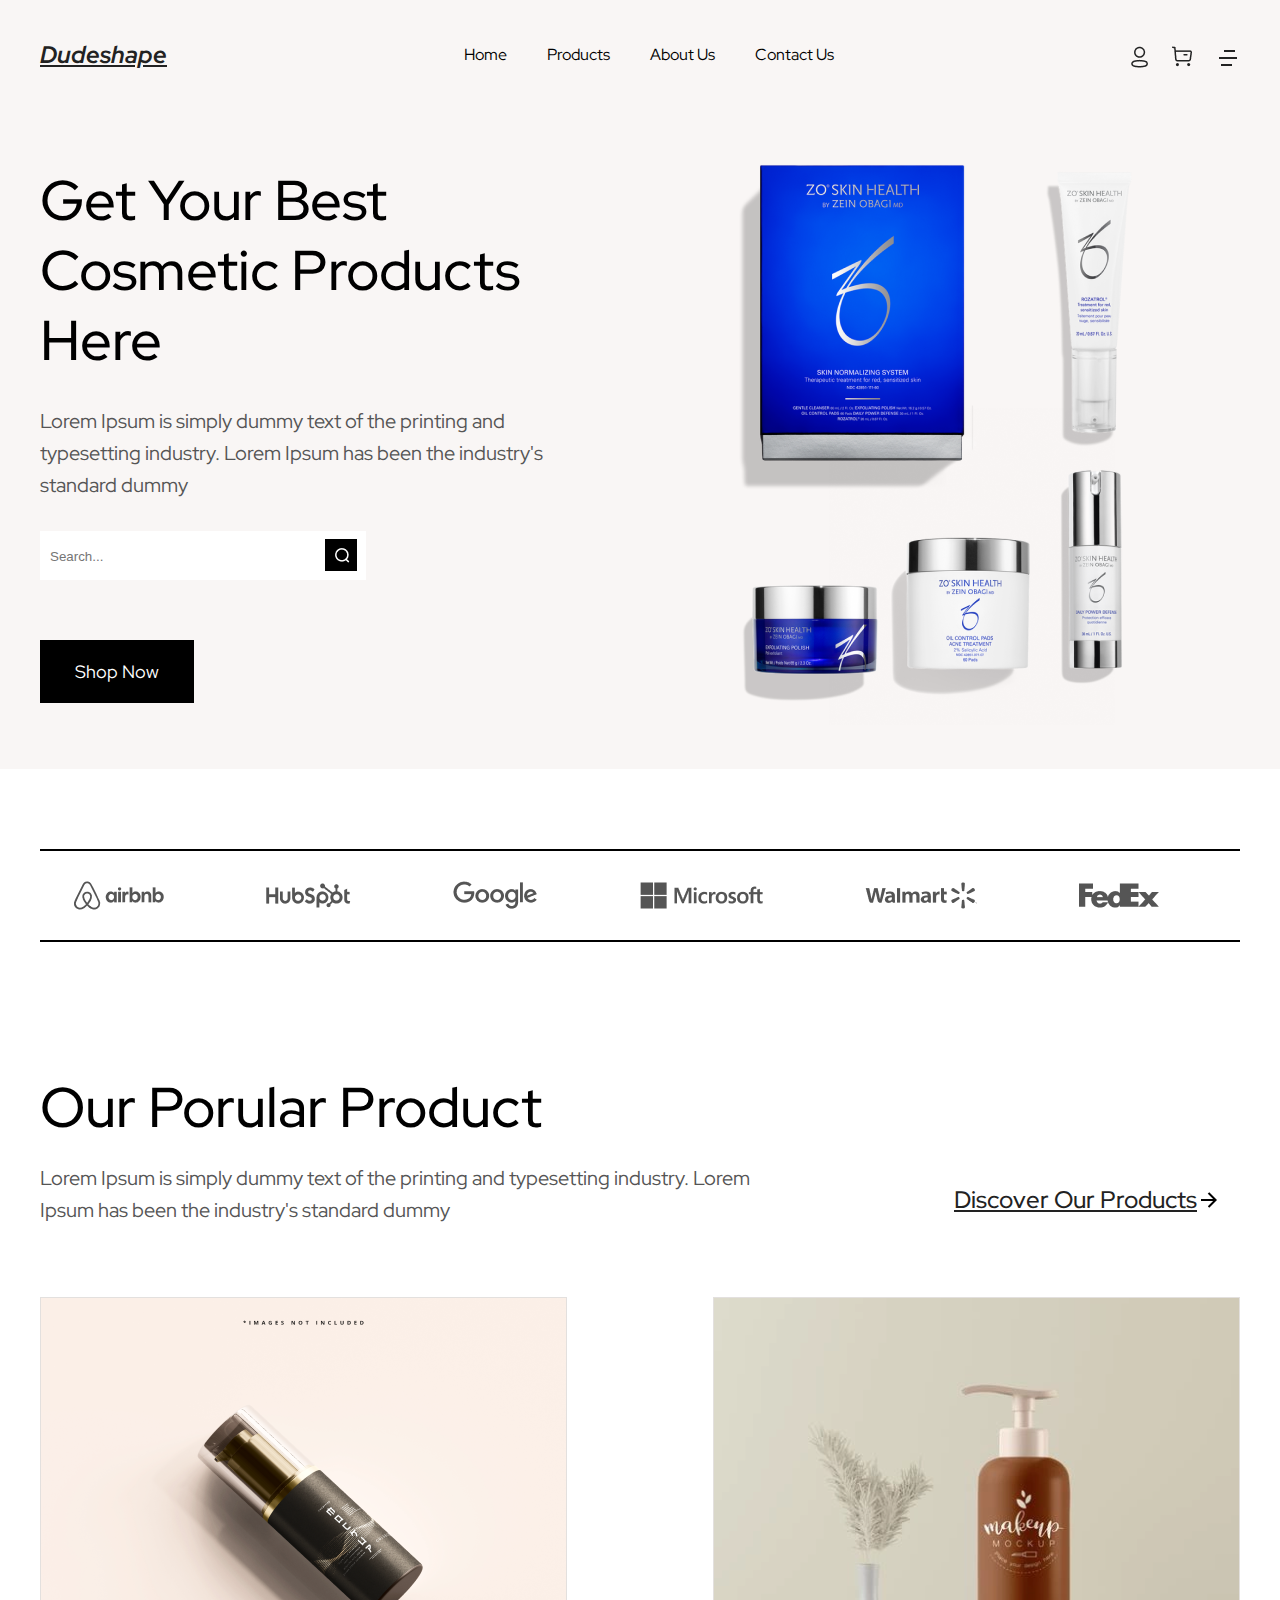
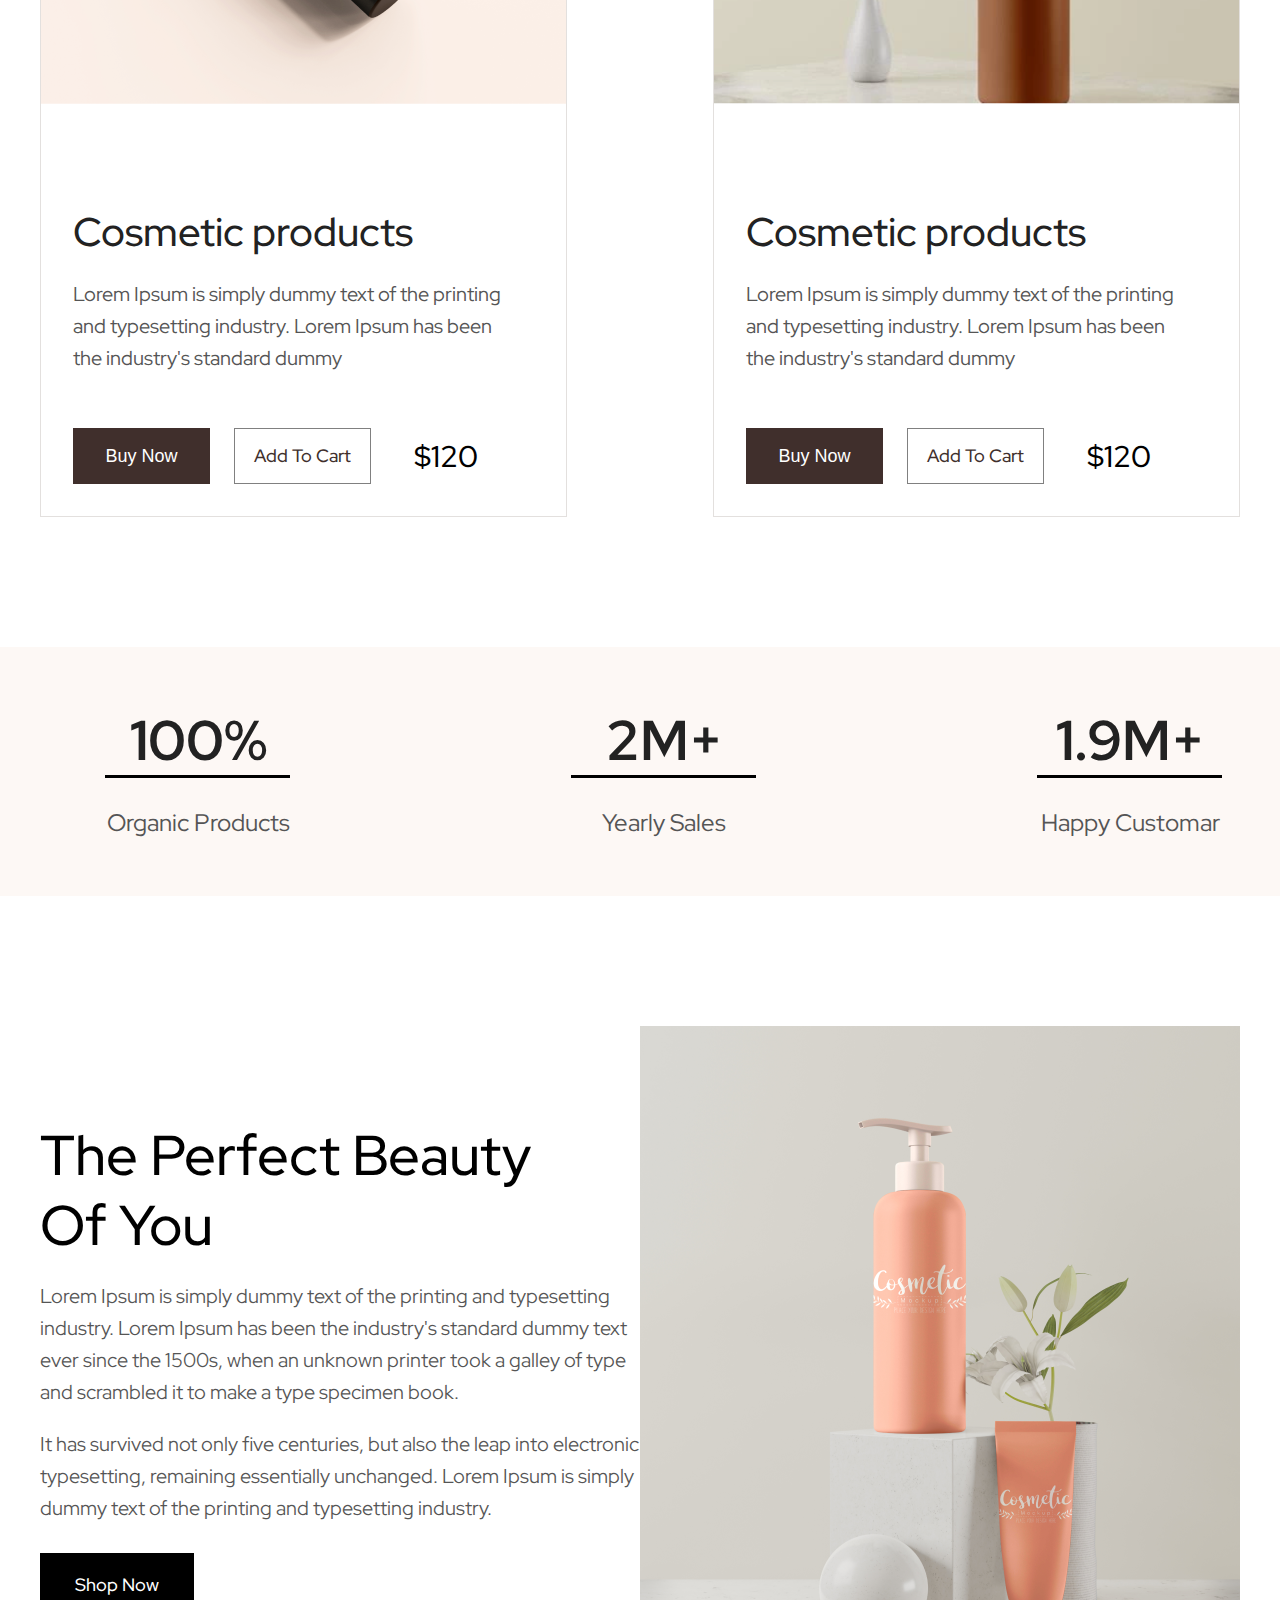
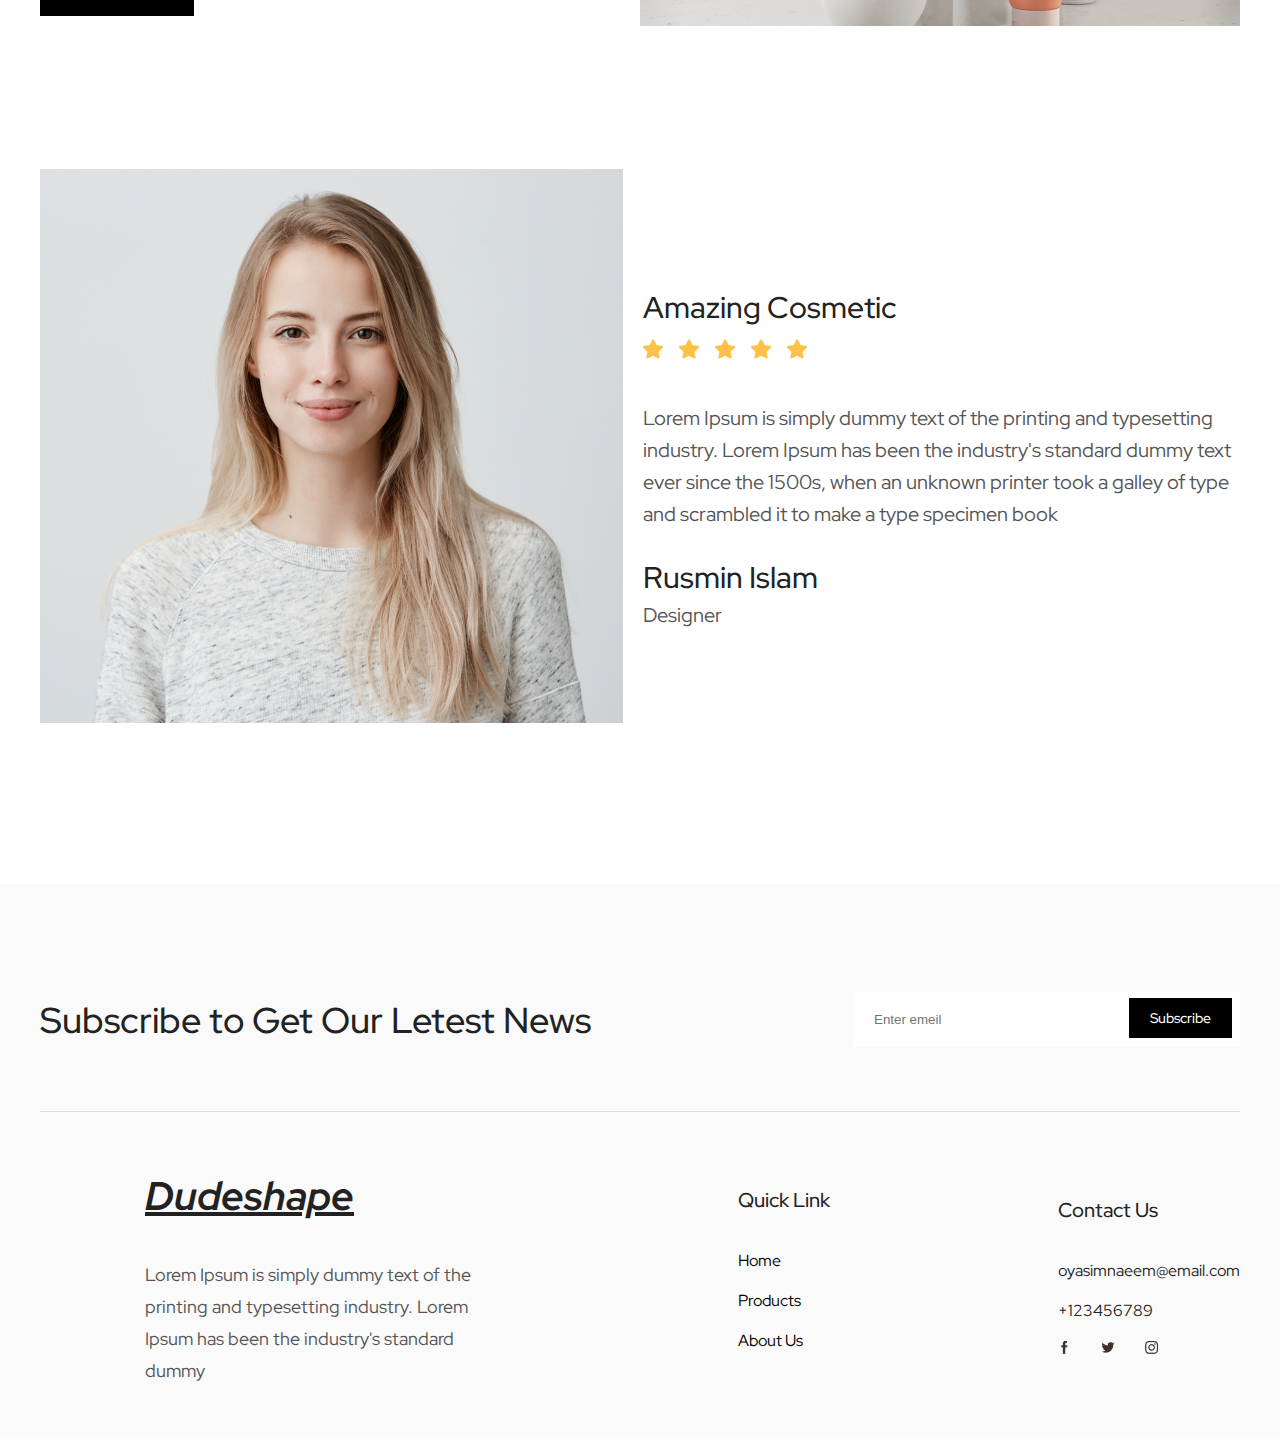
<file: hw7 виправлена/index.html>
<!DOCTYPE html>
<html lang="en">
<head>
    <meta charset="UTF-8">
    <meta name="viewport" content="width=device-width, initial-scale=1.0">
    <title>Document</title>
    <link rel="stylesheet" href="css/reset.css">
    <link rel="stylesheet" href="css/style.css">
</head>
<body>
    <header class="header">
        <div class="container">
            <nav class="navigation">
                <p class="name-shop">Dudeshape</p>
                <ul class="navigation-list">
                    <li class="navigation-item"><a href="#" class="navigation-link">Home</a></li>
                    <li class="navigation-item"><a href="#" class="navigation-link">Products</a></li>
                    <li class="navigation-item"><a href="#" class="navigation-link">About Us</a></li>
                    <li class="navigation-item"><a href="#" class="navigation-link">Contact Us</a></li>
                </ul>
                <ul class="navigation-button-group">
                    <li class="navigation-button">
                        <button type="button"class="navigation-button-profile">
                            <a href="#"><img src="img/1.png" alt="profile" class="img-title"></a>
                        </button>
                    </li>
                    <li class="navigation-button">
                        <button type="button"class="navigation-button-buy">
                            <a href="#"><img src="img/2.png" alt="buy" class=""></a>
                        </button>
                    </li>
                    <li class="navigation-button">
                        <button type="button"class="navigation-button-frame">
                            <a href="#"><img src="img/3.png" alt="frame" class="frame"></a>
                        </button>
                    </li>
                </ul>
            </nav>
        </div>
        <div class="container">
            <div class="header-content-wrapper">
                <div class="header-content">
                    <h1 class="header-title">Get Your Best Cosmetic Products Here</h1>
                    <p class="header-text">Lorem Ipsum is simply dummy text of the printing and typesetting industry. Lorem Ipsum has been the industry's standard dummy</p>
                    <form class="form" action="" method="get">
                        <input class="input" name="s" placeholder="Search..." type="search">
                        <button type="submit" class="mini-search">
                            <img src="img/4.png" alt="search" class="mini">
                        </button>
                    </form>
                    <button class="header-button-shopnow">Shop Now</button>
                </div>
                <img src="img/5.png" alt="#" class="header-img">
            </div>
        </div>
    </header>
    <main class="main">
        <div class="container">
            <div class="partnery">
                <ul class="partnery-list">
                    <li class="partnery-item"><img src="img/7.png" alt="airbnb" class="airbnb"></li>
                    <li class="partnery-item"><img src="img/8.png" alt="hubspot" class="hubspot"></li>
                    <li class="partnery-item"><img src="img/9.png" alt="google" class="google"></li>
                    <li class="partnery-item"><img src="img/10.png" alt="microsoft" class="microsoft"></li>
                    <li class="partnery-item"><img src="img/11.png" alt="walmart" class="walmart"></li>
                    <li class="partnery-item"><img src="img/12.png" alt="fedex" class="fedex"></li>
                </ul>
            </div>
        </div>
        <section class="product-text">
            <div class="container">
                <div class="cards">
                    <div class="card">
                        <h2 class="our-popular">Our Porular Product</h2>
                        <div class="opisanie">
                            <p class="card-text">Lorem Ipsum is simply dummy text of the printing and typesetting industry. 
                                Lorem Ipsum has been the industry's standard dummy</p>
                            <div class="card-link">
                                <p class="links">Discover Our Products</p>
                            </div>
                            <button class="button-go">
                                <img src="img/13.png" alt="go" class="img-go">
                            </button>    
                        </div>
                    </div>
                </div>
                <div class="cards-product">
                    <div class="black-product">
                        <img src="img/14.png" alt="cosmetica" class="black-cosmetics">
                        <p class="name-cosmetics">Cosmetic products</p>
                        <p class="text-cosmetics">Lorem Ipsum is simply dummy text of the printing and typesetting industry. 
                            Lorem Ipsum has been the industry's standard dummy</p>
                        <div class="icons-group">
                            <button class="buy-now">Buy Now</button>
                            <button class="add-to-cart">Add To Cart</button>
                            <p class="price">$120</p>
                        </div>    
                    </div>
                    <div class="brown-product">
                        <img src="img/15.png" alt="cosmetica" class="black-cosmetics">
                        <p class="name-cosmetics">Cosmetic products</p>
                        <p class="text-cosmetics">Lorem Ipsum is simply dummy text of the printing and typesetting industry. 
                            Lorem Ipsum has been the industry's standard dummy</p>
                        <div class="icons-group">
                            <button class="buy-now">Buy Now</button>
                            <button class="add-to-cart">Add To Cart</button>
                            <p class="price">$120</p>
                        </div>    
                    </div>
                </div>
            </div>
        </section>
        <section class="universal">
            <div class="container">
                <div class="universal-cards">
                    <div class="organic">
                        <p class="text-procent">100%</p>
                        <div class="poloska"></div>
                        <p class="text-organic">Organic Products</p>
                    </div>
                    <div class="organic">
                        <p class="text-procent">2M+</p>
                        <div class="poloska"></div>
                        <p class="text-organic">Yearly Sales</p>
                    </div>
                    <div class="organic">
                        <p class="text-procent">1.9M+</p>
                        <div class="poloska"></div>
                        <p class="text-organic">Happy Customar</p>
                    </div>
                </div>
            </div>
        </section>
        <section class="card-wrapper">
            <div class="container">
                <div class="sale">
                    <div class="text-wrapper">
                        <h2 class="beauty">The Perfect Beauty Of You</h2>
                        <p class="text-one">Lorem Ipsum is simply dummy text of the printing and typesetting industry. 
                            Lorem Ipsum has been the industry's standard dummy text ever since the 1500s, 
                            when an unknown printer took a galley of type and scrambled it to make a type specimen book.</p>
                        <p class="text-two">It has survived not only five centuries, 
                            but also the leap into electronic typesetting, remaining essentially unchanged. 
                            Lorem Ipsum is simply dummy text of the printing and typesetting industry.</p>
                        <div class="header-button-group">
                            <a href="#" class="header-button-shopnow">Shop Now</a>
                        </div>       
                    </div>
                    <img src="img/16.png" alt="#" class="header-img">
                </div>
                <div class="sale-two">
                    <img src="img/17.png" alt="#" class="header-img">
                    <div class="text-wrapper-two">
                        <p class="amazing">Amazing Cosmetic</p>
                        <div class="stars">
                            <img src="img/18.png" alt="star" class="stars-img">
                            <img src="img/18.png" alt="star" class="stars-img">
                            <img src="img/18.png" alt="star" class="stars-img">
                            <img src="img/18.png" alt="star" class="stars-img">
                            <img src="img/18.png" alt="star" class="stars-img">
                        </div>
                        <p class="text-three">Lorem Ipsum is simply dummy text of the printing and typesetting industry. 
                            Lorem Ipsum has been the industry's standard dummy text ever since the 1500s, 
                            when an unknown printer took a galley of type and scrambled it to make a type specimen book</p>
                        <p class="text-name">Rusmin Islam</p>
                        <p class="profeshion">Designer</p>
                    </div>
                </div>
            </div>
        </section>
    </main>
    <footer class="footer">
        <div class="container">
            <section class="mail">
                <div class="block-mail">
                    <p class="text-mail">Subscribe to Get Our Letest News</p>
                    <form class="form-two" action="" method="get">
                        <input name="s" placeholder="Enter emeil" type="search" class="input-meil">
                        <button class="subscribe">Subscribe</button>
                    </form>
                </div>
            </section>
            <div class="footer-poloska"></div>
            <div class="contacts">
                <div class="dudeshape">
                    <p class="name-shop-footer">Dudeshape</p>
                    <p class="text-footer">Lorem Ipsum is simply dummy text of the printing and typesetting industry. 
                        Lorem Ipsum has been the industry's standard dummy</p>
                </div>
                <div class="quick-link">
                    <p class="quick-text">Quick Link</p>
                    <ul class="footer-list">
                        <li class="footer-item"><a href="#" class="footer-link">Home</a></li>
                        <li class="footer-item"><a href="#" class="footer-link">Products</a></li>
                        <li class="footer-item"><a href="#" class="footer-link">About Us</a></li>
                    </ul>
                </div>
                <div class="meil-number">
                    <p class="contact-text">Contact Us</p>
                    <p class="meil">oyasimnaeem@email.com</p>
                    <p class="number">+123456789</p>
                    <div class="socseti">
                        <a href="#"><img src="img/19.png" alt="icons" class="facebook"></a>
                        <a href="#"><img src="img/20.png" alt="icons" class="twitter"></a>
                        <a href="#"><img src="img/21.png" alt="icons" class="instagramm"></a>
                    </div>
                </div>
            </div>
        </div>
    </footer>
</body>
</html>
</file>
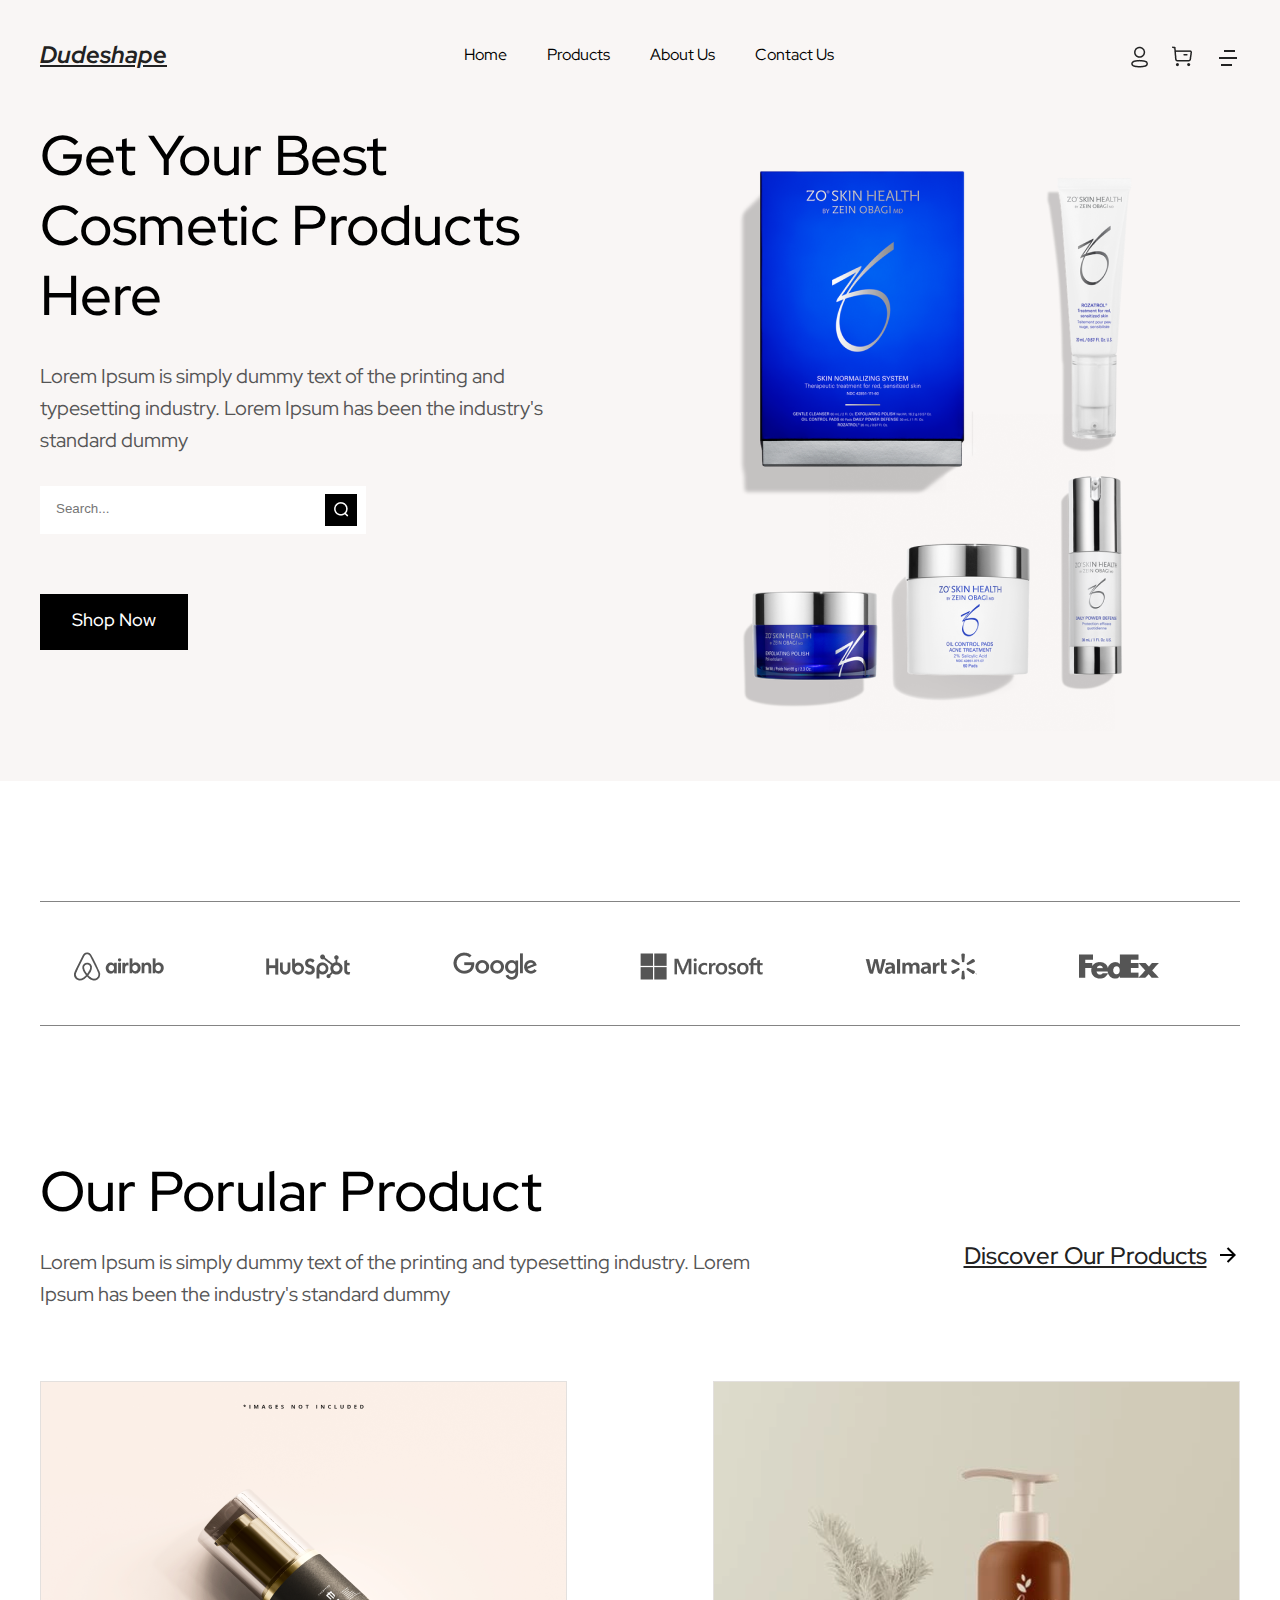
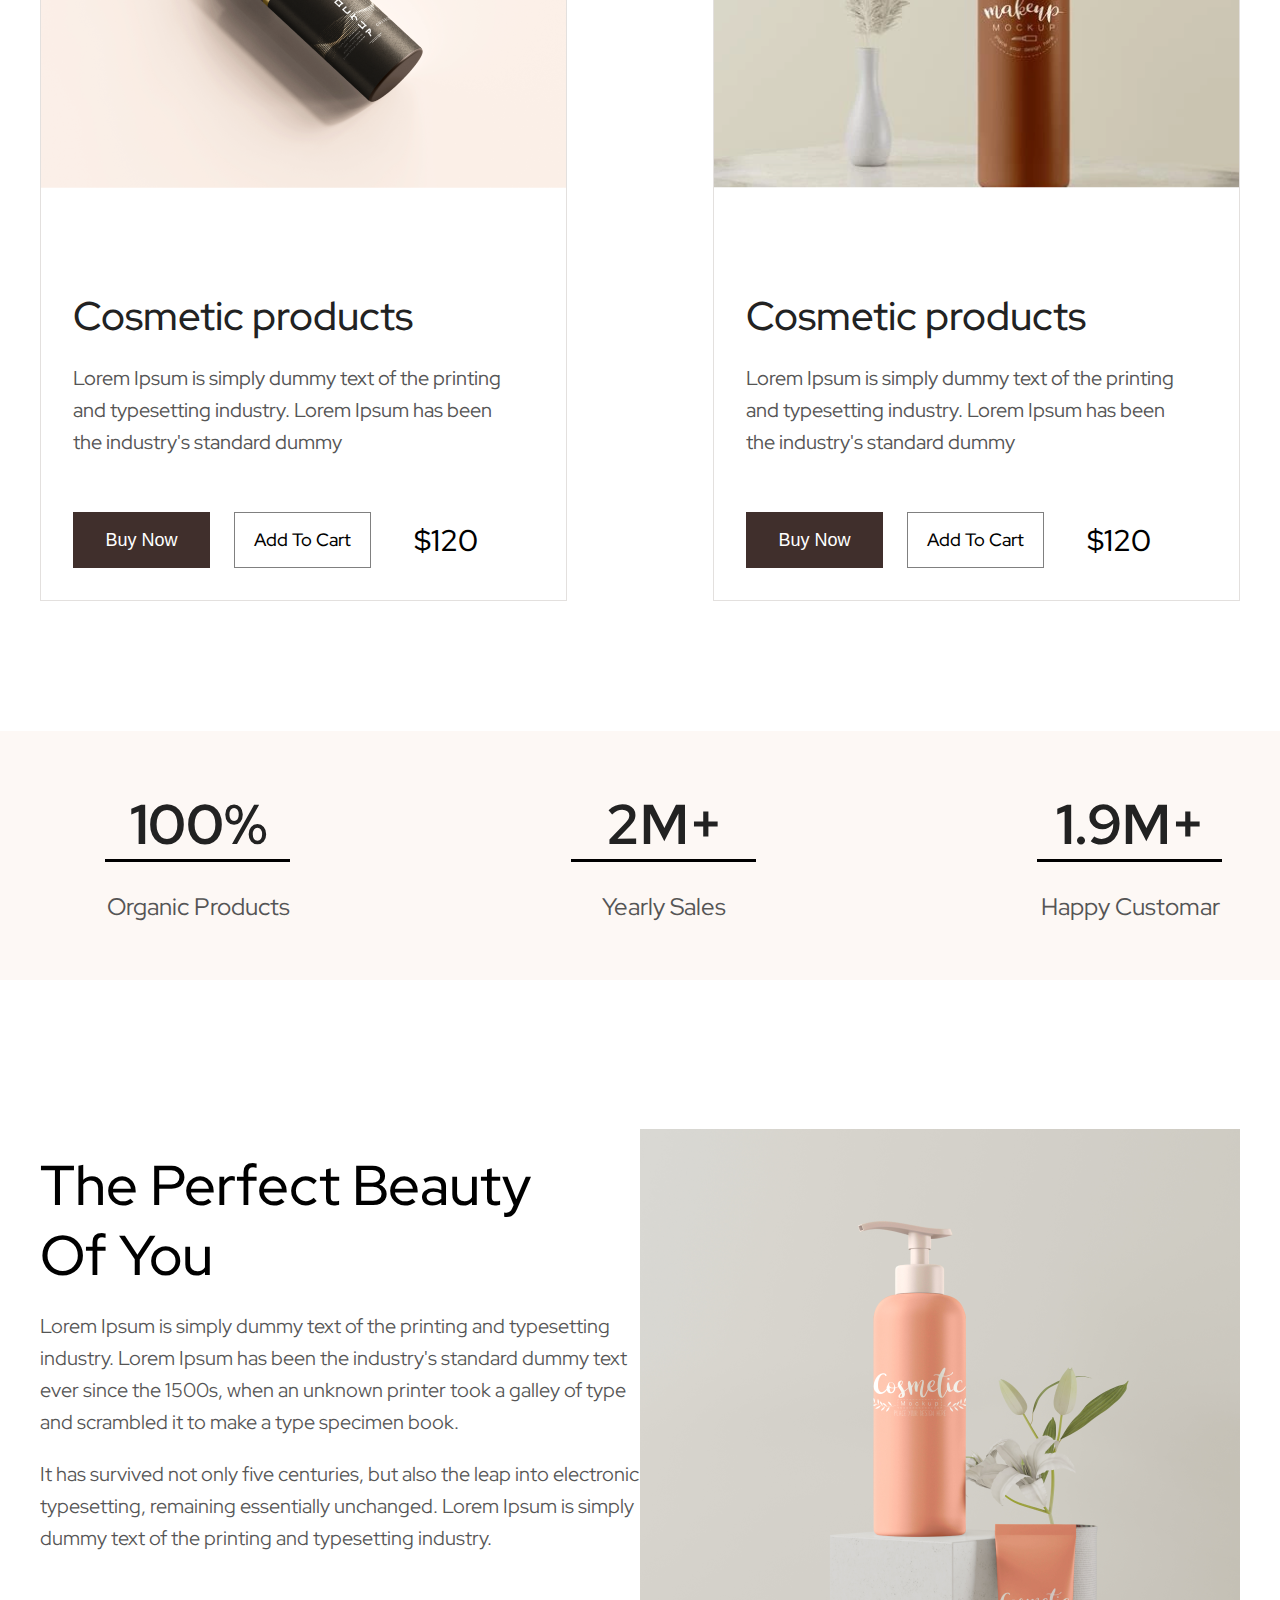
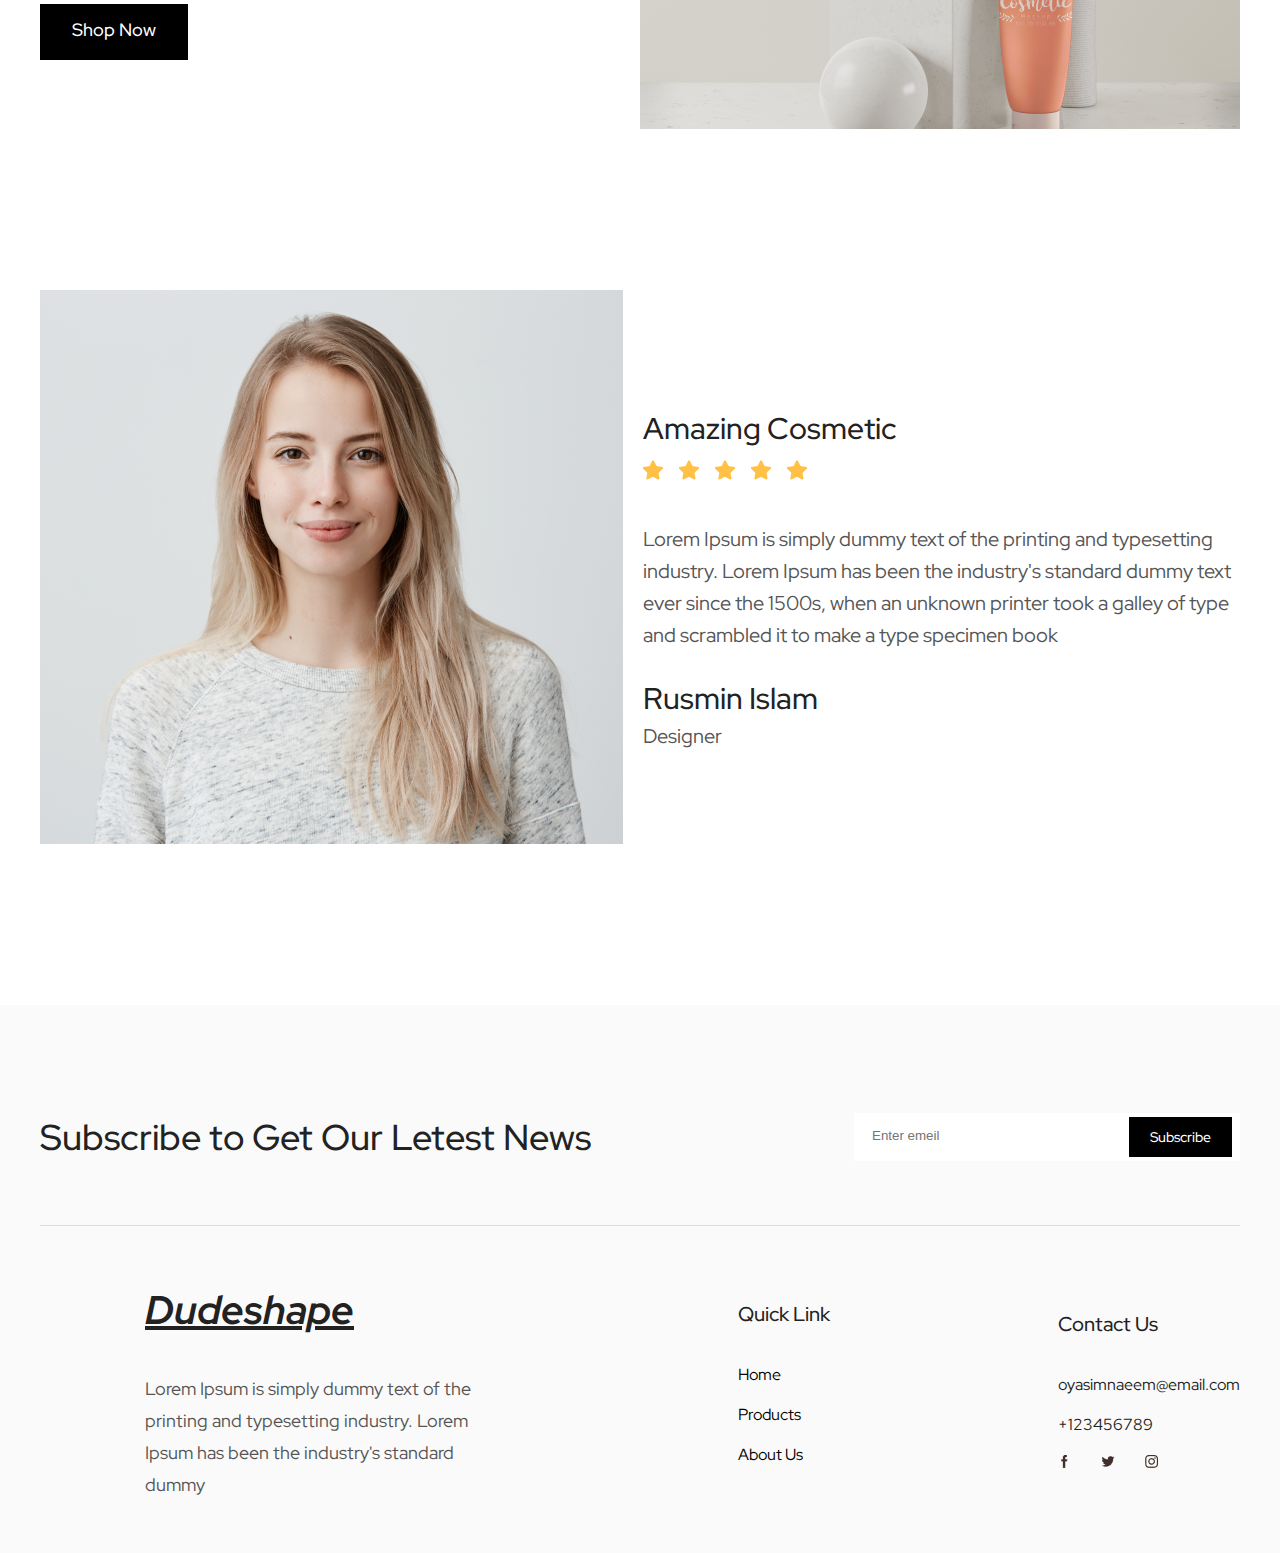
<file: hw7/index.html>
<!DOCTYPE html>
<html lang="en">
<head>
    <meta charset="UTF-8">
    <meta name="viewport" content="width=device-width, initial-scale=1.0">
    <title>Document</title>
    <link rel="stylesheet" href="css/reset.css">
    <link rel="stylesheet" href="css/style.css">
</head>
<body>
    <header class="header">
        <div class="container">
            <nav class="navigation">
                <p class="name-shop">Dudeshape</p>
                <ul class="navigation-list">
                    <li class="navigation-item"><a href="#" class="navigation-link">Home</a></li>
                    <li class="navigation-item"><a href="#" class="navigation-link">Products</a></li>
                    <li class="navigation-item"><a href="#" class="navigation-link">About Us</a></li>
                    <li class="navigation-item"><a href="#" class="navigation-link">Contact Us</a></li>
                </ul>
                <ul class="navigation-button-group">
                    <li class="navigation-button">
                        <button type="button"class="navigation-button-profile">
                            <a href="#"><img src="img/1.png" alt="profile" class=""></a>
                        </button>
                    </li>
                    <li class="navigation-button">
                        <button type="button"class="navigation-button-buy">
                            <a href="#"><img src="img/2.png" alt="buy" class=""></a>
                        </button>
                    </li>
                    <li class="navigation-button">
                        <button type="button"class="navigation-button-frame">
                            <a href="#"><img src="img/3.png" alt="frame" class="frame"></a>
                        </button>
                    </li>
                </ul>
            </nav>
        </div>
        <div class="container">
            <div class="header-content-wrapper">
                <div class="header-content">
                    <h1 class="header-title">Get Your Best Cosmetic Products Here</h1>
                    <p class="header-text">Lorem Ipsum is simply dummy text of the printing and typesetting industry. Lorem Ipsum has been the industry's standard dummy</p>
                    <form class="form" action="" method="get">
                        <input name="s" placeholder="Search..." type="search">
                        <button type="submit">
                            <div class="mini-search">
                                <img src="img/4.png" alt="search" class="mini">
                            </div>
                        </button>
                    </form>
                    <div class="header-button-group">
                        <a href="#" class="header-button-shopnow">Shop Now</a>
                    </div>
                </div>
                <img src="img/5.png" alt="#" class="header-img">
            </div>
        </div>
    </header>
    <main class="main">
        <div class="container">
            <div class="vpolosa"></div>
            <div class="partnery">
                <ul class="partnery-list">
                    <li class="partnery-item"><img src="img/7.png" alt="airbnb" class="airbnb"></li>
                    <li class="partnery-item"><img src="img/8.png" alt="hubspot" class="hubspot"></li>
                    <li class="partnery-item"><img src="img/9.png" alt="google" class="google"></li>
                    <li class="partnery-item"><img src="img/10.png" alt="microsoft" class="microsoft"></li>
                    <li class="partnery-item"><img src="img/11.png" alt="walmart" class="walmart"></li>
                    <li class="partnery-item"><img src="img/12.png" alt="fedex" class="fedex"></li>
                </ul>
            </div>
            <div class="npolosa"></div>
        </div>
        <section class="product-text">
            <div class="container">
                <div class="cards">
                    <div class="card">
                        <p class="our-popular">Our Porular Product</p>
                        <p class="card-text">Lorem Ipsum is simply dummy text of the printing and typesetting industry. 
                        Lorem Ipsum has been the industry's standard dummy</p>
                    </div>
                    <div class="card-link">
                        <p class="links">Discover Our Products</p>
                    </div>
                    <button class="button-go">
                        <img src="img/13.png" alt="go" class="img-go">
                    </button>
                </div>
                <div class="cards-product">
                    <div class="black-product">
                        <img src="img/14.png" alt="cosmetica" class="black-cosmetics">
                        <p class="name-cosmetics">Cosmetic products</p>
                        <p class="text-cosmetics">Lorem Ipsum is simply dummy text of the printing and typesetting industry. 
                            Lorem Ipsum has been the industry's standard dummy</p>
                        <div class="icons-group">
                            <button class="buy-now"><a href="#">Buy Now</a></button>
                            <button class="add-to-cart"><a href="#" class="add">Add To Cart</a></button>
                            <p class="price">$120</p>
                        </div>    
                    </div>
                    <div class="brown-product">
                        <img src="img/15.png" alt="cosmetica" class="black-cosmetics">
                        <p class="name-cosmetics">Cosmetic products</p>
                        <p class="text-cosmetics">Lorem Ipsum is simply dummy text of the printing and typesetting industry. 
                            Lorem Ipsum has been the industry's standard dummy</p>
                        <div class="icons-group">
                            <button class="buy-now"><a href="#">Buy Now</a></button>
                            <button class="add-to-cart"><a href="#" class="add">Add To Cart</a></button>
                            <p class="price">$120</p>
                        </div>    
                    </div>
                </div>
            </div>
        </section>
        <section class="universal">
            <div class="container">
                <div class="universal-cards">
                    <div class="organic">
                        <p class="text-procent">100%</p>
                        <div class="poloska"></div>
                        <p class="text-organic">Organic Products</p>
                    </div>
                    <div class="organic">
                        <p class="text-procent">2M+</p>
                        <div class="poloska"></div>
                        <p class="text-organic">Yearly Sales</p>
                    </div>
                    <div class="organic">
                        <p class="text-procent">1.9M+</p>
                        <div class="poloska"></div>
                        <p class="text-organic">Happy Customar</p>
                    </div>
                </div>
            </div>
        </section>
        <section class="card-wrapper">
            <div class="container">
                <div class="sale">
                    <div class="text-wrapper">
                        <p class="beauty">The Perfect Beauty Of You</p>
                        <p class="text-one">Lorem Ipsum is simply dummy text of the printing and typesetting industry. 
                            Lorem Ipsum has been the industry's standard dummy text ever since the 1500s, 
                            when an unknown printer took a galley of type and scrambled it to make a type specimen book.</p>
                        <p class="text-two">It has survived not only five centuries, 
                            but also the leap into electronic typesetting, remaining essentially unchanged. 
                            Lorem Ipsum is simply dummy text of the printing and typesetting industry.</p>
                        <div class="header-button-group">
                            <a href="#" class="header-button-shopnow">Shop Now</a>
                        </div>       
                    </div>
                    <img src="img/16.png" alt="#" class="header-img">
                </div>
                <div class="sale-two">
                    <img src="img/17.png" alt="#" class="header-img">
                    <div class="text-wrapper-two">
                        <p class="amazing">Amazing Cosmetic</p>
                        <div class="stars">
                            <img src="img/18.png" alt="star" class="stars-img">
                            <img src="img/18.png" alt="star" class="stars-img">
                            <img src="img/18.png" alt="star" class="stars-img">
                            <img src="img/18.png" alt="star" class="stars-img">
                            <img src="img/18.png" alt="star" class="stars-img">
                        </div>
                        <p class="text-three">Lorem Ipsum is simply dummy text of the printing and typesetting industry. 
                            Lorem Ipsum has been the industry's standard dummy text ever since the 1500s, 
                            when an unknown printer took a galley of type and scrambled it to make a type specimen book</p>
                        <p class="text-name">Rusmin Islam</p>
                        <p class="profeshion">Designer</p>
                    </div>
                </div>
            </div>
        </section>
    </main>
    <footer class="footer">
        <div class="container">
            <section class="mail">
                <div class="block-mail">
                    <p class="text-mail">Subscribe to Get Our Letest News</p>
                    <form class="form-two">
                        <input name="s" placeholder="Enter emeil" type="search">
                        <button type="submit">
                            <button class="subscribe">Subscribe</button>
                        </button>
                    </form>
                </div>
            </section>
            <div class="footer-poloska"></div>
            <div class="contacts">
                <div class="dudeshape">
                    <p class="name-shop-footer">Dudeshape</p>
                    <p class="text-footer">Lorem Ipsum is simply dummy text of the printing and typesetting industry. 
                        Lorem Ipsum has been the industry's standard dummy</p>
                </div>
                <div class="quick-link">
                    <p class="quick-text">Quick Link</p>
                    <ul class="footer-list">
                        <li class="footer-item"><a href="#" class="footer-link">Home</a></li>
                        <li class="footer-item"><a href="#" class="footer-link">Products</a></li>
                        <li class="footer-item"><a href="#" class="footer-link">About Us</a></li>
                    </ul>
                </div>
                <div class="meil-number">
                    <p class="contact-text">Contact Us</p>
                    <p class="meil">oyasimnaeem@email.com</p>
                    <p class="number">+123456789</p>
                    <div class="socseti">
                        <a href="#"><img src="img/19.png" alt="icons" class="facebook"></a>
                        <a href="#"><img src="img/20.png" alt="icons" class="twitter"></a>
                        <a href="#"><img src="img/21.png" alt="icons" class="instagramm"></a>
                    </div>
                </div>
            </div>
        </div>
    </footer>
</body>
</html>
</file>
<file: hw10/css/style.css>
.header, .title {
  padding: 20px 0;
}

.header-img {
  padding-bottom: 20px;
}


.form-label__password, .form-label__meil {
  text-align: center; 
  display:block;
  margin-bottom: 10px;}

.form {justify-content: center;}

.h2, .h1 {text-align: center;}
</file>
<file: hw11/css/style.css>
.grid-container {
  width: 100%;
  height: 100%;
  display: grid;
  grid-template-rows: 1fr 1fr 1fr 1fr 1fr 1fr;
  grid-template-columns: 1fr 1fr 1fr 1fr 1fr 1fr 1fr 1fr;
  gap: 10px;
  background-color: orange;
  padding: 5px 80px;
}

@media screen and (max-width: 800px){
  .grid-container {
    grid-template-rows: 1fr 1fr 1fr 1fr 1fr 1fr;
    grid-template-columns: 1fr 1fr 1fr 1fr 1fr 1fr;
    padding-left: 20px;
    padding-right: 20px;
  }
}

@media screen and (max-width: 550px){
  .grid-container {
    grid-template-rows: 1fr 1fr 1fr 1fr 1fr 1fr 1fr 1fr 1fr;
    grid-template-columns: 1fr 1fr 1fr 1fr;
  }
}

.grid__foto {
  width: 100%;
  height: 100%;
}

.item-1 {
  grid-row-start: 1;
  grid-row-end: 2;
  grid-column-start: 1;
  grid-column-end: 2;
  background-color: red;
  border: 4px solid white;
  border-radius: 5px;
}

@media screen and (max-width: 800px){
  .item-1 {
    grid-row-start: 1;
    grid-row-end: 2;
    grid-column-start: 1;
    grid-column-end: 2;
    background-color: red;
    border: 4px solid white;
    border-radius: 5px;
  }
}

.item-2 {
  grid-row-start: 1;
  grid-row-end: 4;
  grid-column-start: 2;
  grid-column-end: 4;
  background-color: red;
  border: 4px solid white;
  border-radius: 5px;
}

@media screen and (max-width: 800px){
  .item-2 {
    grid-row-start: 1;
    grid-row-end: 4;
    grid-column-start: 2;
    grid-column-end: 4;
    background-color: red;
    border: 4px solid white;
    border-radius: 5px;
  }
}

.item-3 {
  grid-row-start: 1;
  grid-row-end: 2;
  grid-column-start: 4;
  grid-column-end: 5;
  background-color: red;
  border: 4px solid white;
  border-radius: 5px;
}

@media screen and (max-width: 800px){
  .item-3 {
    grid-row-start: 1;
    grid-row-end: 2;
    grid-column-start: 4;
    grid-column-end: 5;
    background-color: red;
    border: 4px solid white;
    border-radius: 5px;
  }
}

.item-4 {
  grid-row-start: 1;
  grid-row-end: 4;
  grid-column-start: 5;
  grid-column-end: 7;
  background-color: red;
  border: 4px solid white;
  border-radius: 5px;
}

@media screen and (max-width: 800px){
  .item-4 {
    grid-row-start: 1;
    grid-row-end: 4;
    grid-column-start: 5;
    grid-column-end: 7;
    background-color: red;
    border: 4px solid white;
    border-radius: 5px;
  }
}

@media screen and (max-width: 550px){
  .item-4 {
    grid-row-start: 4;
    grid-row-end: 7;
    grid-column-start: 2;
    grid-column-end: 4;
    background-color: red;
    border: 4px solid white;
    border-radius: 5px;
  }
}

.item-5 {
  grid-row-start: 1;
  grid-row-end: 2;
  grid-column-start: 7;
  grid-column-end: 8;
  background-color: red;
  border: 4px solid white;
  border-radius: 5px;
}

@media screen and (max-width: 800px){
  .item-5 {
    grid-row-start: 2;
    grid-row-end: 3;
    grid-column-start: 1;
    grid-column-end: 2;
    background-color: red;
    border: 4px solid white;
    border-radius: 5px;
  }
}

.item-6 {
  grid-row-start: 2;
  grid-row-end: 5;
  grid-column-start: 7;
  grid-column-end: 9;
  background-color: red;
  border: 4px solid white;
  border-radius: 5px;
}

@media screen and (max-width: 800px){
  .item-6 {
    grid-row-start: 4;
    grid-row-end: 7;
    grid-column-start: 5;
    grid-column-end: 7;
    background-color: red;
    border: 4px solid white;
    border-radius: 5px;
  }
}

@media screen and (max-width: 550px){
  .item-6 {
    grid-row-start: 7;
    grid-row-end: 10;
    grid-column-start: 3;
    grid-column-end: 5;
    background-color: red;
    border: 4px solid white;
    border-radius: 5px;
  }
}

.item-7 {
  grid-row-start: 4;
  grid-row-end: 5;
  grid-column-start: 1;
  grid-column-end: 2;
  background-color: red;
  border: 4px solid white;
  border-radius: 5px;
}

@media screen and (max-width: 800px){
  .item-7 {
    grid-row-start: 3;
    grid-row-end: 4;
    grid-column-start: 1;
    grid-column-end: 2;
    background-color: red;
    border: 4px solid white;
    border-radius: 5px;
  }
}

.item-8 {
  grid-row-start: 4;
  grid-row-end: 5;
  grid-column-start: 2;
  grid-column-end: 3;
  background-color: red;
  border: 4px solid white;
  border-radius: 5px;
}

@media screen and (max-width: 800px){
  .item-8 {
    grid-row-start: 2;
    grid-row-end: 3;
    grid-column-start: 4;
    grid-column-end: 5;
    background-color: red;
    border: 4px solid white;
    border-radius: 5px;
  }
}

.item-9 {
  grid-row-start: 4;
  grid-row-end: 5;
  grid-column-start: 3;
  grid-column-end: 4;
  background-color: red;
  border: 4px solid white;
  border-radius: 5px;
}

@media screen and (max-width: 800px){
  .item-9 {
    grid-row-start: 3;
    grid-row-end: 4;
    grid-column-start: 4;
    grid-column-end: 5;
    background-color: red;
    border: 4px solid white;
    border-radius: 5px;
  }
}

.item-10 {
  grid-row-start: 4;
  grid-row-end: 5;
  grid-column-start: 4;
  grid-column-end: 5;
  background-color: red;
  border: 4px solid white;
  border-radius: 5px;
}

@media screen and (max-width: 800px){
  .item-10 {
    grid-row-start: 4;
    grid-row-end: 5;
    grid-column-start: 1;
    grid-column-end: 2;
    background-color: red;
    border: 4px solid white;
    border-radius: 5px;
  }
}

.item-11 {
  grid-row-start: 4;
  grid-row-end: 5;
  grid-column-start: 5;
  grid-column-end: 6;
  background-color: red;
  border: 4px solid white;
  border-radius: 5px;
}

@media screen and (max-width: 800px){
  .item-11 {
    grid-row-start: 4;
    grid-row-end: 5;
    grid-column-start: 2;
    grid-column-end: 3;
    background-color: red;
    border: 4px solid white;
    border-radius: 5px;
  }
}

@media screen and (max-width: 550px){
  .item-11 {
    grid-row-start: 4;
    grid-row-end: 5;
    grid-column-start: 4;
    grid-column-end: 5;
    background-color: red;
    border: 4px solid white;
    border-radius: 5px;
  }
}

.item-12 {
  grid-row-start: 4;
  grid-row-end: 5;
  grid-column-start: 6;
  grid-column-end: 7;
  background-color: red;
  border: 4px solid white;
  border-radius: 5px;
}

@media screen and (max-width: 800px){
  .item-12 {
    grid-row-start: 4;
    grid-row-end: 5;
    grid-column-start: 3;
    grid-column-end: 4;
    background-color: red;
    border: 4px solid white;
    border-radius: 5px;
  }
}

@media screen and (max-width: 550px){
  .item-12 {
    grid-row-start: 7;
    grid-row-end: 8;
    grid-column-start: 1;
    grid-column-end: 2;
    background-color: red;
    border: 4px solid white;
    border-radius: 5px;
  }
}

.item-13 {
  grid-row-start: 5;
  grid-row-end: 7;
  grid-column-start: 1;
  grid-column-end: 2;
  background-color: red;
  border: 4px solid white;
  border-radius: 5px;
}

.item-14 {
  grid-row-start: 5;
  grid-row-end: 7;
  grid-column-start: 2;
  grid-column-end: 3;
  background-color: red;
  border: 4px solid white;
  border-radius: 5px;
}

@media screen and (max-width: 550px){
  .item-14 {
    grid-row-start: 5;
    grid-row-end: 7;
    grid-column-start: 4;
    grid-column-end: 5;
    background-color: red;
    border: 4px solid white;
    border-radius: 5px;
  }
}

.item-15 {
  grid-row-start: 5;
  grid-row-end: 7;
  grid-column-start: 3;
  grid-column-end: 4;
  background-color: red;
  border: 4px solid white;
  border-radius: 5px;
}

@media screen and (max-width: 550px){
  .item-15 {
    grid-row-start: 8;
    grid-row-end: 10;
    grid-column-start: 1;
    grid-column-end: 2;
    background-color: red;
    border: 4px solid white;
    border-radius: 5px;
  }
}
</file>
<file: hw12/css/style.css>
.container {
  max-width: 900px;
  margin: 0 auto;
}

.animations {
  height: 100px;
  width: 100px;
  background-color: blue;
  border-radius: 50px;
  animation: box 4s ease-in 0s infinite alternate;
}

@keyframes box {
  from {
    margin-top: 400px;
  }

  10% {
    background-color: rgb(211, 199, 223);
  }

  20% {
    background-color: rgb(211, 199, 223);
  }

  30% {
    background-color: blue;
  }

  40% {
    background-color: blue;
  }

  50% {
    margin-top: 150px;
    margin-left: 250px;
    height: 160px;
    width: 160px;
    border-radius: 80px;
    background-color: blue;
  }

  57% {
    background-color: rgb(211, 199, 223);
  }

  65% {
    background-color: rgb(211, 199, 223);
  }

  72% {
    background-color: blue;
  }

  79% {
    background-color: rgb(211, 199, 223);
  }

  86% {
    background-color: rgb(211, 199, 223);
  }

  93% {
    background-color: rgb(211, 199, 223);
  }

  to {
    margin-top: 400px;
    margin-left: 650px;
  }
}
</file>
<file: hw2/css/style.css>
ul.hr li {
  display: inline;
  margin-right: 20px;
  padding: 8px;
  font-display: center;
}

a {
  color: black;
  text-decoration: none;
}

nav {
  background: green;
  font-size: 20px;
  width:100%;
  height: 70px;
  border: 1px solid border;
}

aside {
  margin-top:5px;
  background: grey;
  float:left;
  width:18%;
  height:850px;
  border:1px solid black;
}

#verh {
  margin-top:5px;
  background: green;
  margin-left: 30px;
  float:left;
  width:80.1%;
  height:850px;
  border:1px solid black;
}

h1 {
  background: white;
  width: 1440px;
  margin-left:39px;
  border:1px solid black;
}

div {
  background: white;
  margin-left:39px;
  margin-top: 10px;
  float:left;
  height: 375px;
  width: 700px;
  border:1px solid black;
}

img {
  margin-top:5px;
  margin-left: 50px;
}

h3 {
  margin-left: 30px;
}

p {
  margin-left: 30px;
}

#niz {
  width: 50px;
  height: 100px;
  border:1px solid black;
}

#niz {
  float: left;
  margin-top: 30px;
  width:100%;
  height: 300px;
  background: pink;
}

footer {
  float: left;
  margin-top: 10px;
  width:100%;
  height: 400px;
  background: blue;
}
</file>
<file: hw4/style.css>
body {
    background-color: rgb(29, 22, 22);
}

a {
    text-decoration: none;
    color: black;
}

.header {
    margin-left: 15%;
    margin-top: -8px;
    padding-top: -17px;
    width: 930px;
    height: 90px;
    background-color: white;
}

#list {
    width:400px;
}

.nav {
    float: left;
    width: 500px;
}

.item {
    display: inline-block;
    margin-left: -28px;
    margin-top: 17px;
    padding-right: 50px;
    font-family: Helvetica, sans-serif;
    font-weight: bold;
}

#login {
    float: left;
    margin-left: 290px;
    margin-top: 21px;
    width: 120px;
    height: 42px;
    background-color: rgb(247, 180, 213);
}

#log {
    margin-top: 11px;
    height:30px;
    text-align: center;
    font-weight: bold;
}

#zagolovok {
    margin-left: 430px;
    margin-top: 90px;
    width: 520px;
    text-align: center;
    font-family: Helvetica, sans-serif;
    font-size: 60px;
    color: white;
}

#opis {
    margin-left: 480px;
    width: 440px;
    text-align: center;
    font-family:Helvetica, sans-serif;
    color: rgb(105, 169, 221);
}

#try {
    float: left;
    margin-left: 515px;
    margin-top: 50px;
    padding-top: 18px;
    width: 150px;
    height: 40px;
    text-align: center;
    font-weight: bold;
    font-family: Helvetica, sans-serif;
    color: white;
    background-color: blueviolet;
}

#learn {
    float: left;
    margin-left: 50px;
    margin-top: 50px;
    padding-top: 18px;
    width: 150px;
    height: 40px;
    text-align: center;
    font-weight: bold;
    font-family:Helvetica, sans-serif;
    color: white;
    border: 1px solid white;
}
</file>
<file: hw5/css/style.css>
.zagolovok {
  padding-top: 30px;
  text-align: center;
  color: white;
  font-size: 45px;
  font-weight: bolder;
}

.minion {
  display: inline-block;
  margin-bottom: 20px;
  margin-top: 40px;
  margin-left: 30px;
  padding-bottom: 20px;
  width: 260px;
  background-color: white;
}

.name {
  font-size: 20px;
  font-weight: bold;
  text-align: center;
}

.text {
  margin-right: 6px;
  margin-left: 6px;
  margin-top: 20px;
  text-align: center;
}

.button {
  height: 40px;
  width: 180px;
  margin-left: 37px;
  margin-top: 20px;
  text-align: center;
  background-color: rgb(69, 69, 209);
  color: white;
  font-weight: bold;
  border: 1px solid rgb(69, 69, 209);
}

.main {
  background-color: yellow;;
}

.conteiner {
  max-width: 1200px;
  background-color: rgb(190, 128, 248);
  margin: 0 auto;
}

a {
  text-decoration: none;
  color: white;
}
</file>
<file: hw6/css/style.css>
a {
    text-decoration: none;
    color: white;
}

.container {
    margin: 0 auto;
    max-width: 1100px;
}

.logo {
    display: inline-block;
    margin-right: 247px;
    padding-top: 23px;
    
}

.navigation-list {
    display: inline-block;
    vertical-align: top;
    padding-top: 37px;
}

.navigation-link {
    color: #697390;
    text-align: center;
    font-family: Open Sans;
    font-size: 16px;
    font-style: normal;
    font-weight: 400;
    line-height: normal;
    letter-spacing: -0.56px;
}

.navigation-item {
    display: inline-block;
    vertical-align: top;
    margin-right: 31px;
}

.btn-group-nav {
    margin-left: 196px;
    display: inline-block;
}

.basket, .people, .search {
    padding-top: 30px;
    margin-left: 20px;
    background-color: transparent;
}

.intro {
    display: inline-block;
    padding-top: 100px;
    margin-left: 80px;
    width: 385px;
    height: 120px;
}

.intro-img {
    display: inline-block;
}

.header-title {
    color: #3A3A3A;
    font-family: Federo;
    font-size: 50px;
    font-style: normal;
    font-weight: 400;
    line-height: 60px; /* 120% */
    letter-spacing: 1px;
    margin-bottom: 25px;
}

.header-inner {
    padding-top: 77px;
}

.btn-group-header {
    padding-top: 9px;
    height: 38px;
    background: #434343;
    width: 122px;
    border: 1px solid black;
    color: #FFF;
    text-align: center;
    font-family: Open Sans;
    font-size: 16px;
    font-style: normal;
    font-weight: 400;
    line-height: normal;
    letter-spacing: -0.56px;
    margin-left: 10px;
}

.main-title {
    margin-top: 84px;
    margin-left: 417px;
    color: #3A3A3A;
    font-family: Federo;
    font-size: 40px;
    font-style: normal;
    font-weight: 400;
    line-height: 50px;
    letter-spacing: 0.8px;
}

.icons {
    margin-top: 41px;
}

.product {
    width: 255px;
    height: 342px;
    border: 1px solid pink;
    display: inline-block;
}

.product2 {
    width: 255px;
    height: 342px;
    border: 1px solid pink;
    display: inline-block;
    margin-left: 22px;
}

.product3 {
    width: 255px;
    height: 342px;
    border: 1px solid pink;
    display: inline-block;
    margin-left: 22px;
}

.product4 {
    width: 255px;
    height: 342px;
    border: 1px solid pink;
    display: inline-block;
    margin-left: 22px;
}

.product5 {
    margin-top: 30px;
    width: 347px;
    height: 342px;
    border: 1px solid pink;
    display: inline-block;
}

.product6 {
    margin-top: 30px;
    width: 347px;
    height: 342px;
    border: 1px solid pink;
    display: inline-block;
    margin-left: 22px;
}

.product7 {
    margin-top: 30px;
    width: 347px;
    height: 342px;
    border: 1px solid pink;
    display: inline-block;
    margin-left: 22px;
}

.foto {
    padding-left: 87px;
    padding-top: 71px;
}

.foto2 {
    padding-left: 70px;
    padding-top: 62px;
}

.foto3 {
    padding-left: 70px;
    padding-top: 62px;
}

.foto4 {
    padding-left: 55px;
    padding-top: 96px;
}

.foto5 {
    padding-left: 116px;
    padding-top: 60px;
}

.foto6 {
    padding-left: 112px;
    padding-top: 93px;
}

.foto7 {
    padding-left: 113px;
    padding-top: 93px;
}

.text {
    padding-top: 34px;
    color: #2A2A2B;
    text-align: center;
    font-family: Open Sans;
    font-size: 16px;
    font-style: normal;
    font-weight: 400;
    line-height: normal;
    letter-spacing: -0.56px;
}

.text2 {
    padding-top: 37px;
    color: #2A2A2B;
    text-align: center;
    font-family: Open Sans;
    font-size: 16px;
    font-style: normal;
    font-weight: 400;
    line-height: normal;
    letter-spacing: -0.56px;
}

.price {
    padding-bottom: 25px;
    color: #8C8C8C;
    text-align: center;
    font-family: Federo;
    font-size: 14px;
    font-style: normal;
    font-weight: 400;
    line-height: 50px;
    letter-spacing: 0.28px;
}

.section {
    margin-top: 148px;
}

.container-two {
    margin: 0 auto;
    max-width: 1100px;
    background: #F6F6F6;
    box-shadow: 0px 4px 4px 0px rgba(0, 0, 0, 0.25);
}

.divan {
    margin-top: 35px;
    float: left;
    padding-top: 150px;
    background: white;
    border-radius: 523px;
    padding-left: 90px;
    margin-left: 40px;
    width: 523px;
    height: 523px;
}

.btn-group-section {
    text-align: center;
    font-family: Open Sans;
    font-size: 16px;
    font-style: normal;
    font-weight: 400;
    line-height: normal;
    letter-spacing: -0.56px;
    width: 204px;
    height: 38px;
    background: #8096BC;
    padding: 10px;
}

.price-opis {
    margin-top: 41px;
    color: #3A3A3A;
    font-family: Federo;
    font-size: 45px;
    font-style: normal;
    font-weight: 400;
    line-height: 50px;
    letter-spacing: 0.9px;
    width: 236px;
}

.text-two {
    display: inline-block;
    margin-top: 28px;
    width: 360px;
    height: 74px;
    color: #727272;
    font-family: Open Sans;
    font-size: 16px;
    font-style: normal;
    font-weight: 300;
    line-height: 26px;
}

.btn-group-header-two {
    padding-top: 9px;
    height: 38px;
    background: #434343;
    width: 122px;
    color: #FFF;
    text-align: center;
    font-family: Open Sans;
    font-size: 16px;
    font-style: normal;
    font-weight: 400;
    line-height: normal;
    letter-spacing: -0.56px;
    margin-top: 28px;
}

.prince {
    margin-left: 100px;
    padding-top: 100px;
    display: inline-block;
    margin-bottom: 80px;
}

.product8 {
    padding-left: 20px;
    padding-top: 7px;
    margin-top: 26px;
    width: 87px;
    height: 87px;
    float: left;
    box-shadow: 0px 0px 1px 1px rgba(0, 0, 0, 0.10);
}

.product9 {
    padding-left: 16px;
    padding-top: 10px;
    margin-top: 26px;
    width: 87px;
    height: 87px;
    float: left;
    box-shadow: 0px 0px 1px 1px rgba(0, 0, 0, 0.10);
    margin-left: 15px;
}

.product10 {
    padding-left: 17px;
    padding-top: 17px;
    margin-top: 26px;
    width: 87px;
    height: 87px;
    float: left;
    box-shadow: 0px 0px 1px 1px rgba(0, 0, 0, 0.10);
    margin-left: 15px;
}

.product11 {
    padding-left: 22px;
    padding-top: 10px;
    margin-top: 26px;
    width: 87px;
    height: 87px;
    float: left;
    box-shadow: 0px 0px 1px 1px rgba(0, 0, 0, 0.10);
    margin-left: 15px;
}

.container-three {
    margin: 0 auto;
    max-width: 1100px;
}

.trend {
    margin-top: 138px;
    text-align: center;
    color: #3A3A3A;
    font-family: Federo;
    font-size: 40px;
    font-style: normal;
    font-weight: 400;
    line-height: 50px;
    letter-spacing: 0.8px;
}

.positions {
    width: 1097px;
    height: 140px;
    box-shadow: 0px 0px 1px 1px rgba(0, 0, 0, 0.10);
    margin-top: 78px;
}

.product12{
    background: #FBF9F3;
    width: 140px;;
    height: 139px;
}

.product12, .product13 {
    text-align: center;
    float: left;
    padding-top: 22px;
}

.product13 {
    margin-left: 80px;
    width: 110px;
    
}

.categories {
    color: #505050;
    text-align: center;
    font-family: Open Sans;
    font-size: 14px;
    font-style: normal;
    font-weight: 600;
    line-height: normal;
    letter-spacing: -0.49px;
}

.categories1 {
    margin-top: 13px;
}

.categories2 {
    margin-top: 14px;
}

.categories3 {
    margin-top: 19px;
}

.categories4 {
    margin-top: 13px;
}

.categories5 {
    margin-top: 8px;
}

.categories6 {
    margin-top: 25px;
}

.product14 {
    margin-top: 48px;
    display: inline-block;
    padding-left: 48px;
    padding-top: 57px;
    padding-right: 48px;
    box-shadow: 0px 0px 1px 1px rgba(0, 0, 0, 0.10);
}

.product15 {
    margin-top: 48px;
    margin-left: 20px;
    display: inline-block;
    padding-top: 83px;
    padding-left: 61px;
    padding-right: 61px;
    box-shadow: 0px 0px 1px 1px rgba(0, 0, 0, 0.10);
}

.product16 {
    margin-top: 48px;
    margin-left: 20px;
    display: inline-block;
    padding-top: 84px;
    padding-left: 51px;
    padding-right: 51px;
    box-shadow: 0px 0px 1px 1px rgba(0, 0, 0, 0.10);
}

.product17 {
    margin-top: 48px;
    margin-left: 20px;
    display: inline-block;
    padding-top: 98px;
    padding-left: 51px;
    padding-right: 51px;
    box-shadow: 0px 0px 1px 1px rgba(0, 0, 0, 0.10);
}

.text-product {
    margin-top: 29px;
    color: #2A2A2B;
    text-align: center;
    font-family: Open Sans;
    font-size: 16px;
    font-style: normal;
    font-weight: 400;
    line-height: normal;
    letter-spacing: -0.56px;
}

.price-product {
    color: #8C8C8C;
    text-align: center;
    font-family: Federo;
    font-size: 14px;
    font-style: normal;
    font-weight: 400;
    line-height: 50px;
    letter-spacing: 0.28px;
    margin-top: 3px;
}

.footer {
    margin-top: 142px;
}

.container-four {
    margin: 0 auto;
    max-width: 1100px;
    border: 1px solid black;
    background: rgb(111, 197, 178);
}

.company {
    text-align: center;
    margin-top: 61px;
}

.list-one {
    display: inline-block;
    margin-left: 80px;
    margin-top: 44px;
}

.zag-list {
    margin-bottom: 12px;
    color: #000;
    font-family: Open Sans;
    font-size: 24px;
    font-style: normal;
    font-weight: 400;
    line-height: 224.682%;
    letter-spacing: -0.84px;
}

.list-one-item {
    color: #444;
    font-family: Open Sans;
    font-size: 20px;
    font-style: normal;
    font-weight: 400;
    line-height: 224.682%;
    letter-spacing: -0.7px;
}

.list-two {
    display: inline-block;
    margin-left: 120px;
    margin-top: 44px;
}

.list-two-item {
    color: #444;
    font-family: Open Sans;
    font-size: 20px;
    font-style: normal;
    font-weight: 400;
    line-height: 224.682%;
    letter-spacing: -0.7px;
}

.list-three {
    display: inline-block;
    margin-left: 160px;
    margin-top: 44px;
}

.list-three-item {
    color: #444;
    font-family: Open Sans;
    font-size: 20px;
    font-style: normal;
    font-weight: 400;
    line-height: 224.682%;
    letter-spacing: -0.7px;
}

.list-four {
    display: inline-block;
    margin-left: 120px;
    margin-top: 44px;
    padding-bottom: 10px;
}

.list-four-item {
    color: #444;
    font-family: Open Sans;
    font-size: 20px;
    font-style: normal;
    font-weight: 400;
    line-height: 224.682%;
    letter-spacing: -0.7px;
    margin-bottom;
}

.list-four-item-one {
    color: #444;
    font-family: Open Sans;
    font-size: 20px;
    font-style: normal;
    font-weight: 400;
    line-height: 224.682%;
    letter-spacing: -0.7px;

}
</file>
<file: hw7 redact/css/style.css>
@import url("https://fonts.googleapis.com/css2?family=Red+Hat+Display:wght@500&display=swap");

body {
    font-size: 20px;
    font-family: 'Red Hat Display';
}

.container {
    max-width: 1200px;
    margin: 0 auto;
}

.header {
    padding-top: 40px;
    background: #F9F6F5;
    margin-bottom: 80px;
}

.navigation {
    display: flex;
    justify-content: space-between;
    align-items: center;
}

.navigation-list {
    display: flex;
    column-gap: 40px;
    font-size: 16px;
    font-style: normal;
    font-weight: 400;
    line-height: 20px;
    color: #222;
}

.navigation-link {
    color: black;
}

.navigation-button-group {
    display: flex;
    column-gap: 24px;
}

.navigation-button-profile, .navigation-button-buy, .navigation-button-frame {
    background-color: transparent;
}

.name-shop {
    color: #222;
    font-family: Red Hat Display;
    font-size: 24px;
    font-style: italic;
    font-weight: 700;
    line-height: 30px;
    text-decoration-line: underline;
}

.header-content-wrapper {
    align-items: center;
    display: flex;
    padding: 50px 0 22px;
}

.header-title {
    font-family: Red Hat Display;
    font-size: 56px;
    font-weight: 500;
    font-style: bolder;
    line-height: 70px;
    margin-bottom: 30px;
}

.header-text {
    font-family: Red Hat Display;
    margin-bottom: 30px;
    font-size: 20px;
    max-width: 516px;
    line-height: 32px;
    font-weight: 400;
    font-style: normal;
    color: #555;
}

.form {
    background-color: white;
    margin-bottom: 60px;
    font-size: 14px;
    position: relative;
    max-width: 326px;
    color: #999;
    display: flex;
}

.input {
    padding-top: 18px;
    padding-bottom: 16px;
    padding-left: 10px;
    width: 326px;
}

.mini-search {
    position: absolute;
    background-color: black;
    top:8px;
    left:285px;
    width: 32px;
    height: 32px;
    padding-top: 2px;
    padding-left: 2px;
}

.header-button-shopnow {
    background-color: black;
    color: white;
    padding-top: 20px;
    padding-bottom: 20px;
    padding-left: 35px;
    padding-right: 35px;
    font-size: 18px;
    font-family: Red Hat Display;
}

.partnery {
    border-bottom: 2px solid black;
    border-top: 2px solid black;
    margin-bottom: 130px;
}

.partnery-list {
    padding-top: 30px;
    padding-bottom: 30px;
    display: flex;
    column-gap: 102px;
    margin-left: 34px;
    align-items: center;
}

.our-popular {
    font-size: 56px;
    font-style: normal;
    font-weight: 500;
    line-height: 70px;
    margin-bottom: 20px;
}

.card-text {
    max-width: 714px;
    height: 75px;
    color: #555;
    line-height: 32px;
    font-weight: 400;
    font-style: normal;
    font-size: 20px;
}

.links {
    color: #222;
    font-family: Red Hat Display;
    font-size: 24px;
    font-style: normal;
    font-weight: 500;
    line-height: 30px; /* 125% */
    text-decoration-line: underline;
    display: flex;
    align-items: center;
}

.cards {
    margin-bottom: 60px;
}

.cards-product {
    display: flex;
    justify-content: space-between;
}

.black-cosmetics {
    margin-bottom: 90px;
}

.name-cosmetics {
    padding-left: 32px;
    color: #222;
    font-family: Red Hat Display;
    font-size: 40px;
    font-style: normal;
    font-weight: 500;
    line-height: 60px;
    margin-bottom: 16px;
}

.text-cosmetics {
    padding-left: 32px;
    max-width: 430px;
    height: 90px;
    color: #555;
    font-family: Red Hat Display;
    font-size: 20px;
    font-style: normal;
    font-weight: 400;
    line-height: 32px;
    margin-bottom: 60px;
}

.icons-group {
    padding-left: 32px;
    display: flex;
    justify-content: flex-start;
    align-items: center;
}

.buy-now {
    background: #402F2C;
    color: white;
    width: 137px;
    height: 56px;
    font-size: 18px;
    font-style: normal;
    font-weight: 500;
    line-height: 24px;
}

.add-to-cart {
    margin-left: 24px;
    width: 137px;
    height: 56px;
    color: #402F2C;
    font-family: Red Hat Display;
    font-size: 18px;
    font-style: normal;
    font-weight: 500;
    line-height: 24px;
    border: 1px solid grey;
    background-color: white;
}

.price {
    margin-left: 43px;
    font-size: 30px;
    font-style: normal;
    font-weight: 500;
    line-height: 32px;
}

.black-product, .brown-product {
    border: 1px solid rgba(104, 90, 82, 0.19);
    padding-bottom: 32px;
}

.universal {
    margin-top: 130px;
    background-color: #FDF8F5;
}

.universal-cards {
    display: flex;
    column-gap: 280px;
    padding-left: 65px;
    padding-top: 70px;
    padding-bottom: 70px;
}

.text-procent {
    color: #222;
    font-family: Red Hat Display;
    font-size: 56px;
    font-style: normal;
    font-weight: 700;
    line-height: 70px;
    border-bottom: 3px solid black;
    margin-bottom: 30px;
}

.text-organic {
    color: #555;
    font-family: Red Hat Display;
    font-size: 24px;
    font-style: normal;
    font-weight: 400;
    line-height: 30px;
}

.organic {
    text-align: center;
}

.text-one, .text-two {
    max-width: 608px;
    max-height: 128px;
    color: #555;
    font-family: Red Hat Display;
    font-size: 20px;
    font-style: normal;
    font-weight: 380;
    line-height: 32px;
}

.sale {
    display: flex;
    align-items: center;
}

.card-wrapper {
    margin-top: 130px;
}

.beauty {
    color: #000;
    font-family: Red Hat Display;
    font-size: 56px;
    font-style: normal;
    font-weight: 500;
    line-height: 70px;
    max-width: 520px;
    margin-bottom: 20px;
    margin-top: 40px;
}

.text-two {
    margin-top: 20px;
    margin-bottom: 50px;
}

.sale-two {
    display: flex;
    margin-top: 121px;
    align-items: center;
}

.text-wrapper-two {
    margin-left: 20px;
}

.amazing {
    color: #222;
    font-family: Red Hat Display;
    font-size: 30px;
    font-style: normal;
    font-weight: 500;
    line-height: 40px;
    margin-bottom: 12px;
}

.stars {
    margin-bottom: 43px;
}

.text-three {
    color: #555;
    font-family: Red Hat Display;
    font-size: 20px;
    font-style: normal;
    font-weight: 400;
    line-height: 32px;
    max-width: 615px;
    margin-bottom: 27px;
}

.text-name {
    color: #222;
    font-family: Red Hat Display;
    font-size: 30px;
    font-style: normal;
    font-weight: 500;
    line-height: 40px;
    margin-bottom: 6px;
}

.profeshion {
    color: #555;
    font-family: Red Hat Display;
    font-size: 20px;
    font-style: normal;
    font-weight: 400;
    line-height: 24px;
}

.footer {
    margin-top: 139px;
    background-color: #fafafa;
}

.block-mail {
    padding-top: 108px;
    display: flex;
    justify-content: space-between;
    align-items: center;
    padding-bottom: 64px;
}

.text-mail {
    color: #222;
    font-family: Red Hat Display;
    font-size: 36px;
    font-style: normal;
    font-weight: 500;
    line-height: 46px;
}

.footer-poloska {
    border-bottom: 1px solid #DDD;
    width: 100%;
}

.contacts {
    justify-content: space-between;
    display: flex;
    padding-top: 59px;
    padding-bottom: 52px;
    padding-left: 105px;
    align-items: center;
}

.name-shop-footer {
    color: #222;
    font-family: Red Hat Display;
    font-size: 40px;
    font-style: italic;
    font-weight: 700;
    line-height: 50px;
    text-decoration-line: underline;
    margin-bottom: 38px;
}

.text-footer {
    max-width: 365px;
    color: #555;
    font-family: Red Hat Display;
    font-size: 18px;
    font-style: normal;
    font-weight: 400;
    line-height: 32px;
}

a.footer-link, a.add {
    color: black;
}

.stars-img {
    margin-right: 12px;
}

.quick-text {
    color: #222;
    font-family: Red Hat Display;
    font-size: 20px;
    font-style: normal;
    font-weight: 500;
    line-height: 24px;
    margin-bottom: 39px;
}

.footer-item {
    margin-bottom: 20px;
    color: #222;
    font-family: Red Hat Display;
    font-size: 16px;
    font-style: normal;
    font-weight: 400;
    line-height: 20px;
}

.contact-text {
    color: #222;
    font-family: Red Hat Display;
    font-size: 20px;
    font-style: normal;
    font-weight: 500;
    line-height: 24px;
    margin-bottom: 39px;
}

.meil {
    margin-bottom: 20px;
    color: #222;
    font-family: Red Hat Display;
    font-size: 16px;
    font-style: normal;
    font-weight: 400;
    line-height: 20px;
}

.number {
    margin-bottom: 20px;
    color: #222;
    font-family: Red Hat Display;
    font-size: 16px;
    font-style: normal;
    font-weight: 400;
    line-height: 20px;
}

.twitter, .instagramm {
    margin-left: 26px;
}

.form-two {
    background-color: white;
    font-size: 16px;
    position: relative;
    width: 386px;
    color: #999;
    display: flex;
}

.input-meil {
    width: 386px;
    padding:20px;
}

.subscribe {
    background-color: black;
    color: white;
    width: 103px;
    height: 40px;
    color: #FFF;
    font-family: Red Hat Display;
    font-size: 14px;
    font-style: normal;
    font-weight: 500;
    line-height: 20px;
    position: absolute;
    left: 275px;
    top:6px;
}

.opisanie {
    display: flex;
    justify-content: space-between;
}
</file>
<file: hw7 виправлена/css/style.css>
@import url("https://fonts.googleapis.com/css2?family=Red+Hat+Display:wght@500&display=swap");

body {
    font-size: 20px;
    font-family: 'Red Hat Display';
}

.container {
    max-width: 1200px;
    margin: 0 auto;
}

.header {
    padding-top: 40px;
    background: #F9F6F5;
    margin-bottom: 80px;
}

.navigation {
    display: flex;
    justify-content: space-between;
    align-items: center;
}

.navigation-list {
    display: flex;
    column-gap: 40px;
    font-size: 16px;
    font-style: normal;
    font-weight: 400;
    line-height: 20px;
    color: #222;
}

.navigation-link {
    color: black;
}

.navigation-button-group {
    display: flex;
    column-gap: 24px;
}

.navigation-button-profile, .navigation-button-buy, .navigation-button-frame {
    background-color: transparent;
}

.name-shop {
    color: #222;
    font-family: Red Hat Display;
    font-size: 24px;
    font-style: italic;
    font-weight: 700;
    line-height: 30px;
    text-decoration-line: underline;
}

.header-content-wrapper {
    align-items: center;
    display: flex;
    padding: 50px 0 22px;
}

.header-title {
    font-family: Red Hat Display;
    font-size: 56px;
    font-weight: 500;
    font-style: bolder;
    line-height: 70px;
    margin-bottom: 30px;
}

.header-text {
    font-family: Red Hat Display;
    margin-bottom: 30px;
    font-size: 20px;
    max-width: 516px;
    line-height: 32px;
    font-weight: 400;
    font-style: normal;
    color: #555;
}

.form {
    background-color: white;
    margin-bottom: 60px;
    font-size: 14px;
    position: relative;
    max-width: 326px;
    color: #999;
    display: flex;
}

.input {
    padding-top: 18px;
    padding-bottom: 16px;
    padding-left: 10px;
    width: 326px;
}

.mini-search {
    position: absolute;
    background-color: black;
    top:8px;
    left:285px;
    width: 32px;
    height: 32px;
    padding-top: 2px;
    padding-left: 2px;
}

.header-button-shopnow {
    background-color: black;
    color: white;
    padding-top: 20px;
    padding-bottom: 20px;
    padding-left: 35px;
    padding-right: 35px;
    font-size: 18px;
    font-family: Red Hat Display;
}

.header-img {
    margin-bottom: 22px;
}

.partnery {
    border-bottom: 2px solid black;
    border-top: 2px solid black;
}

.partnery-list {
    padding-top: 30px;
    padding-bottom: 30px;
    display: flex;
    column-gap: 102px;
    margin-left: 34px;
    align-items: center;
}

.product-text {
    margin-top: 130px;
}

.cards {
    display: flex;
    justify-content: space-between;
}

.our-popular {
    font-size: 56px;
    font-style: normal;
    font-weight: 500;
    line-height: 70px;
    margin-bottom: 20px;
}

.card-text {
    max-width: 714px;
    height: 75px;
    color: #555;
    line-height: 32px;
    font-weight: 400;
    font-style: normal;
    font-size: 20px;
}

.links {
    color: #222;
    font-family: Red Hat Display;
    font-size: 24px;
    font-style: normal;
    font-weight: 500;
    line-height: 30px; /* 125% */
    text-decoration-line: underline;
}

.card-link {
    display: flex;
}

.button-go {
    width: 24px;
    height:24px;
    padding-right: 5px;
    background-color: transparent;
}

.links {
    margin-left: 200px;
}

.cards-product {
    margin-top: 60px;
    display: flex;
    justify-content: space-between;
}

.name-cosmetics {
    margin-left: 32px;
    margin-top: 98px;
    color: #222;
    font-family: Red Hat Display;
    font-size: 40px;
    font-style: normal;
    font-weight: 500;
    line-height: 60px;
}

.text-cosmetics {
    margin-left: 32px;
    margin-top: 16px;
    max-width: 430px;
    height: 90px;
    color: #555;
    font-family: Red Hat Display;
    font-size: 20px;
    font-style: normal;
    font-weight: 400;
    line-height: 32px;
}

.icons-group {
    margin-left: 32px;
    display: flex;
    justify-content: flex-start;
    margin-top: 60px;
    align-items: center;
}

.buy-now {
    background: #402F2C;
    color: white;
    width: 137px;
    height: 56px;
    font-size: 18px;
    font-style: normal;
    font-weight: 500;
    line-height: 24px;
}

.add-to-cart {
    margin-left: 24px;
    width: 137px;
    height: 56px;
    color: #402F2C;
    font-family: Red Hat Display;
    font-size: 18px;
    font-style: normal;
    font-weight: 500;
    line-height: 24px;
    border: 1px solid grey;
    background-color: white;
}

.price {
    margin-left: 43px;
    font-size: 30px;
    font-style: normal;
    font-weight: 500;
    line-height: 32px;
}

.black-product, .brown-product {
    border: 1px solid rgba(104, 90, 82, 0.19);
    padding-bottom: 32px;
}

.universal {
    margin-top: 130px;
    background-color: #FDF8F5;
}

.universal-cards {
    display: flex;
    column-gap: 280px;
    padding-left: 65px;
    padding-top: 58px;
    padding-bottom: 58px;
}

.text-procent {
    color: #222;
    font-family: Red Hat Display;
    font-size: 56px;
    font-style: normal;
    font-weight: 700;
    line-height: 70px;
}

.text-organic {
    color: #555;
    font-family: Red Hat Display;
    font-size: 24px;
    font-style: normal;
    font-weight: 400;
    line-height: 30px;
    width: 186px;
}

.poloska {
    border-bottom: 3px solid black;
    width: 185px;
    margin-bottom: 30px;
}

.organic {
    text-align: center;
}

.text-one, .text-two {
    max-width: 608px;
    max-height: 128px;
    color: #555;
    font-family: Red Hat Display;
    font-size: 20px;
    font-style: normal;
    font-weight: 380;
    line-height: 32px;
}

.sale {
    display: flex;
    align-items: center;
}

.card-wrapper {
    margin-top: 130px;
}

.beauty {
    color: #000;
    font-family: Red Hat Display;
    font-size: 56px;
    font-style: normal;
    font-weight: 500;
    line-height: 70px;
    max-width: 520px;
    margin-bottom: 20px;
    margin-top: 40px;
}

.text-two {
    margin-top: 20px;
    margin-bottom: 50px;
}

.sale-two {
    display: flex;
    margin-top: 121px;
    align-items: center;
}

.text-wrapper-two {
    margin-left: 20px;
}

.amazing {
    color: #222;
    font-family: Red Hat Display;
    font-size: 30px;
    font-style: normal;
    font-weight: 500;
    line-height: 40px;
    margin-bottom: 12px;
}

.stars {
    margin-bottom: 43px;
}

.text-three {
    color: #555;
    font-family: Red Hat Display;
    font-size: 20px;
    font-style: normal;
    font-weight: 400;
    line-height: 32px;
    max-width: 615px;
    margin-bottom: 27px;
}

.text-name {
    color: #222;
    font-family: Red Hat Display;
    font-size: 30px;
    font-style: normal;
    font-weight: 500;
    line-height: 40px;
    margin-bottom: 6px;
}

.profeshion {
    color: #555;
    font-family: Red Hat Display;
    font-size: 20px;
    font-style: normal;
    font-weight: 400;
    line-height: 24px;
}

.footer {
    margin-top: 139px;
    background-color: #fafafa;
}

.block-mail {
    padding-top: 108px;
    display: flex;
    justify-content: space-between;
    align-items: center;
    padding-bottom: 64px;
}

.text-mail {
    color: #222;
    font-family: Red Hat Display;
    font-size: 36px;
    font-style: normal;
    font-weight: 500;
    line-height: 46px;
}

.footer-poloska {
    border-bottom: 1px solid #DDD;
    width: 100%;
}

.contacts {
    justify-content: space-between;
    display: flex;
    padding-top: 59px;
    padding-bottom: 52px;
    padding-left: 105px;
    align-items: center;
}

.name-shop-footer {
    color: #222;
    font-family: Red Hat Display;
    font-size: 40px;
    font-style: italic;
    font-weight: 700;
    line-height: 50px;
    text-decoration-line: underline;
    margin-bottom: 38px;
}

.text-footer {
    max-width: 365px;
    color: #555;
    font-family: Red Hat Display;
    font-size: 18px;
    font-style: normal;
    font-weight: 400;
    line-height: 32px;
}

a.footer-link, a.add {
    color: black;
}

.stars-img {
    margin-right: 12px;
}

.quick-text {
    color: #222;
    font-family: Red Hat Display;
    font-size: 20px;
    font-style: normal;
    font-weight: 500;
    line-height: 24px;
    margin-bottom: 39px;
}

.footer-item {
    margin-bottom: 20px;
    color: #222;
    font-family: Red Hat Display;
    font-size: 16px;
    font-style: normal;
    font-weight: 400;
    line-height: 20px;
}

.contact-text {
    color: #222;
    font-family: Red Hat Display;
    font-size: 20px;
    font-style: normal;
    font-weight: 500;
    line-height: 24px;
    margin-bottom: 39px;
}

.meil {
    margin-bottom: 20px;
    color: #222;
    font-family: Red Hat Display;
    font-size: 16px;
    font-style: normal;
    font-weight: 400;
    line-height: 20px;
}

.number {
    margin-bottom: 20px;
    color: #222;
    font-family: Red Hat Display;
    font-size: 16px;
    font-style: normal;
    font-weight: 400;
    line-height: 20px;
}

.twitter, .instagramm {
    margin-left: 26px;
}

.form-two {
    background-color: white;
    font-size: 16px;
    position: relative;
    width: 386px;
    color: #999;
    display: flex;
}

.input-meil {
    width: 386px;
    padding:20px;
}

.subscribe {
    background-color: black;
    color: white;
    width: 103px;
    height: 40px;
    color: #FFF;
    font-family: Red Hat Display;
    font-size: 14px;
    font-style: normal;
    font-weight: 500;
    line-height: 20px;
    position: absolute;
    left: 275px;
    top:6px;
}

.opisanie {
    display: flex;
    align-items: center;
}
</file>
<file: hw7/css/style.css>
@import url("https://fonts.googleapis.com/css2?family=Red+Hat+Display:wght@500&display=swap");

body {
    font-size: 20px;
    font-family: 'Red Hat Display';
}

.container {
    max-width: 1200px;
    margin: 0 auto;
}

.header {
    padding-top: 40px;
    background: #F9F6F5;
}

.navigation {
    display: flex;
    justify-content: space-between;
    align-items: center;
}

.navigation-list {
    display: flex;
    column-gap: 40px;
    font-size: 16px;
    font-style: normal;
    font-weight: 400;
    line-height: 20px;
    color: #222;
}

.navigation-link {
    color: black;
}

.navigation-button-group {
    display: flex;
    column-gap: 24px;
}

.navigation-button-profile, .navigation-button-buy, .navigation-button-frame {
    background-color: transparent;
}

.name-shop {
    color: #222;
    font-family: Red Hat Display;
    font-size: 24px;
    font-style: italic;
    font-weight: 700;
    line-height: 30px;
    text-decoration-line: underline;
}

.header-content-wrapper {
    align-items: center;
    display: flex;
    padding: 50px 0 22px;
}

.header-title {
    font-family: Red Hat Display;
    font-size: 56px;
    font-weight: 500;
    font-style: bolder;
    line-height: 70px;
    margin-bottom: 30px;
}

.header-text {
    font-family: Red Hat Display;
    margin-bottom: 30px;
    font-size: 20px;
    max-width: 516px;
    line-height: 32px;
    font-weight: 400;
    font-style: normal;
    color: #555;
}

.form {
    background-color: white;
    margin-bottom: 60px;
    font-size: 14px;
    position: relative;
    max-width: 326px;
    height: 48px;
    padding-top: 15px;
    padding-left: 16px;
    color: #999;
}

.mini-search {
    position: absolute;
    background-color: black;
    top:8px;
    left:285px;
    width: 32px;
    height: 32px;
    padding-top: 8px;
}

.header-button-group {
    margin-bottom: 109px;
    background-color: black;
    color: white;
    max-width: 148px;
    height: 56px;
    text-align: center;
    font-size: 18px;
    font-style: normal;
    font-weight: 500;
    line-height: 24px;
    padding-top: 14px;
}

.header-img {
    margin-bottom: 22px;
}

.vpolosa {
    margin-top: 120px;
    border-bottom: 1px solid #848484;
    width: 100%;
}

.partnery-list {
    margin-top: 50px;
    display: flex;
    column-gap: 102px;
    margin-left: 34px;
    align-items: center;
}

.npolosa {
    margin-top: 44px;
    border-bottom: 1px solid #848484;
    width: 100%;
}

.product-text {
    margin-top: 130px;
}

.cards {
    display: flex;
    justify-content: space-between;
}

.our-popular {
    font-size: 56px;
    font-style: normal;
    font-weight: 500;
    line-height: 70px;
    margin-bottom: 20px;
}

.card-text {
    max-width: 714px;
    height: 75px;
    color: #555;
    line-height: 32px;
    font-weight: 400;
    font-style: normal;
    font-size: 20px;
}

.links {
    color: #222;
    font-family: Red Hat Display;
    font-size: 24px;
    font-style: normal;
    font-weight: 500;
    line-height: 30px; /* 125% */
    text-decoration-line: underline;
}

.card-link {
    display: flex;
    margin-top: 85px;
}

.button-go {
    width: 24px;
    height:24px;
    margin-top: 87px;
    padding-right: 5px;
    background-color: transparent;
}

.links {
    margin-left: 200px;
}

.cards-product {
    margin-top: 60px;
    display: flex;
    justify-content: space-between;
}

.name-cosmetics {
    margin-left: 32px;
    margin-top: 98px;
    color: #222;
    font-family: Red Hat Display;
    font-size: 40px;
    font-style: normal;
    font-weight: 500;
    line-height: 60px;
}

.text-cosmetics {
    margin-left: 32px;
    margin-top: 16px;
    max-width: 430px;
    height: 90px;
    color: #555;
    font-family: Red Hat Display;
    font-size: 20px;
    font-style: normal;
    font-weight: 400;
    line-height: 32px;
}

.icons-group {
    margin-left: 32px;
    display: flex;
    justify-content: flex-start;
    margin-top: 60px;
    align-items: center;
}

.buy-now {
    background: #402F2C;
    color: white;
    width: 137px;
    height: 56px;
    font-size: 18px;
    font-style: normal;
    font-weight: 500;
    line-height: 24px;
}

.add-to-cart {
    margin-left: 24px;
    width: 137px;
    height: 56px;
    color: #402F2C;
    font-family: Red Hat Display;
    font-size: 18px;
    font-style: normal;
    font-weight: 500;
    line-height: 24px;
    border: 1px solid grey;
    background-color: white;
}

.price {
    margin-left: 43px;
    font-size: 30px;
    font-style: normal;
    font-weight: 500;
    line-height: 32px;
}

.black-product, .brown-product {
    border: 1px solid rgba(104, 90, 82, 0.19);
    padding-bottom: 32px;
}

.universal {
    margin-top: 130px;
    background-color: #FDF8F5;
}

.universal-cards {
    display: flex;
    column-gap: 280px;
    padding-left: 65px;
    padding-top: 58px;
    padding-bottom: 58px;
}

.text-procent {
    color: #222;
    font-family: Red Hat Display;
    font-size: 56px;
    font-style: normal;
    font-weight: 700;
    line-height: 70px;
}

.text-organic {
    color: #555;
    font-family: Red Hat Display;
    font-size: 24px;
    font-style: normal;
    font-weight: 400;
    line-height: 30px;
    width: 186px;
}

.poloska {
    border-bottom: 3px solid black;
    width: 185px;
    margin-bottom: 30px;
}

.organic {
    text-align: center;
}

.text-one, .text-two {
    max-width: 608px;
    max-height: 128px;
    color: #555;
    font-family: Red Hat Display;
    font-size: 20px;
    font-style: normal;
    font-weight: 380;
    line-height: 32px;
}

.sale {
    display: flex;
    align-items: center;
}

.card-wrapper {
    margin-top: 130px;
}

.beauty {
    color: #000;
    font-family: Red Hat Display;
    font-size: 56px;
    font-style: normal;
    font-weight: 500;
    line-height: 70px;
    max-width: 520px;
    margin-bottom: 20px;
    margin-top: 40px;
}

.text-two {
    margin-top: 20px;
    margin-bottom: 50px;
}

.sale-two {
    display: flex;
    margin-top: 121px;
    align-items: center;
}

.text-wrapper-two {
    margin-left: 20px;
}

.amazing {
    color: #222;
    font-family: Red Hat Display;
    font-size: 30px;
    font-style: normal;
    font-weight: 500;
    line-height: 40px;
    margin-bottom: 12px;
}

.stars {
    margin-bottom: 43px;
}

.text-three {
    color: #555;
    font-family: Red Hat Display;
    font-size: 20px;
    font-style: normal;
    font-weight: 400;
    line-height: 32px;
    max-width: 615px;
    margin-bottom: 27px;
}

.text-name {
    color: #222;
    font-family: Red Hat Display;
    font-size: 30px;
    font-style: normal;
    font-weight: 500;
    line-height: 40px;
    margin-bottom: 6px;
}

.profeshion {
    color: #555;
    font-family: Red Hat Display;
    font-size: 20px;
    font-style: normal;
    font-weight: 400;
    line-height: 24px;
}

.footer {
    margin-top: 139px;
    background-color: #fafafa;
}

.block-mail {
    padding-top: 108px;
    display: flex;
    justify-content: space-between;
    align-items: center;
    padding-bottom: 64px;
}

.text-mail {
    color: #222;
    font-family: Red Hat Display;
    font-size: 36px;
    font-style: normal;
    font-weight: 500;
    line-height: 46px;
}

.footer-poloska {
    border-bottom: 1px solid #DDD;
    width: 100%;
}

.contacts {
    justify-content: space-between;
    display: flex;
    padding-top: 59px;
    padding-bottom: 52px;
    padding-left: 105px;
    align-items: center;
}

.name-shop-footer {
    color: #222;
    font-family: Red Hat Display;
    font-size: 40px;
    font-style: italic;
    font-weight: 700;
    line-height: 50px;
    text-decoration-line: underline;
    margin-bottom: 38px;
}

.text-footer {
    max-width: 365px;
    color: #555;
    font-family: Red Hat Display;
    font-size: 18px;
    font-style: normal;
    font-weight: 400;
    line-height: 32px;
}

a.footer-link, a.add {
    color: black;
}

.stars-img {
    margin-right: 12px;
}

.quick-text {
    color: #222;
    font-family: Red Hat Display;
    font-size: 20px;
    font-style: normal;
    font-weight: 500;
    line-height: 24px;
    margin-bottom: 39px;
}

.footer-item {
    margin-bottom: 20px;
    color: #222;
    font-family: Red Hat Display;
    font-size: 16px;
    font-style: normal;
    font-weight: 400;
    line-height: 20px;
}

.contact-text {
    color: #222;
    font-family: Red Hat Display;
    font-size: 20px;
    font-style: normal;
    font-weight: 500;
    line-height: 24px;
    margin-bottom: 39px;
}

.meil {
    margin-bottom: 20px;
    color: #222;
    font-family: Red Hat Display;
    font-size: 16px;
    font-style: normal;
    font-weight: 400;
    line-height: 20px;
}

.number {
    margin-bottom: 20px;
    color: #222;
    font-family: Red Hat Display;
    font-size: 16px;
    font-style: normal;
    font-weight: 400;
    line-height: 20px;
}

.twitter, .instagramm {
    margin-left: 26px;
}

.form-two {
    background-color: white;
    font-size: 16px;
    position: relative;
    width: 386px;
    height: 48px;
    color: #999;
    padding-top: 14px;
    padding-left: 18px;
}

.subscribe {
    background-color: black;
    color: white;
    width: 103px;
    height: 40px;
    color: #FFF;
    font-family: Red Hat Display;
    font-size: 14px;
    font-style: normal;
    font-weight: 500;
    line-height: 20px;
    position: absolute;
    left: 275px;
    top:4px;
}
</file>
